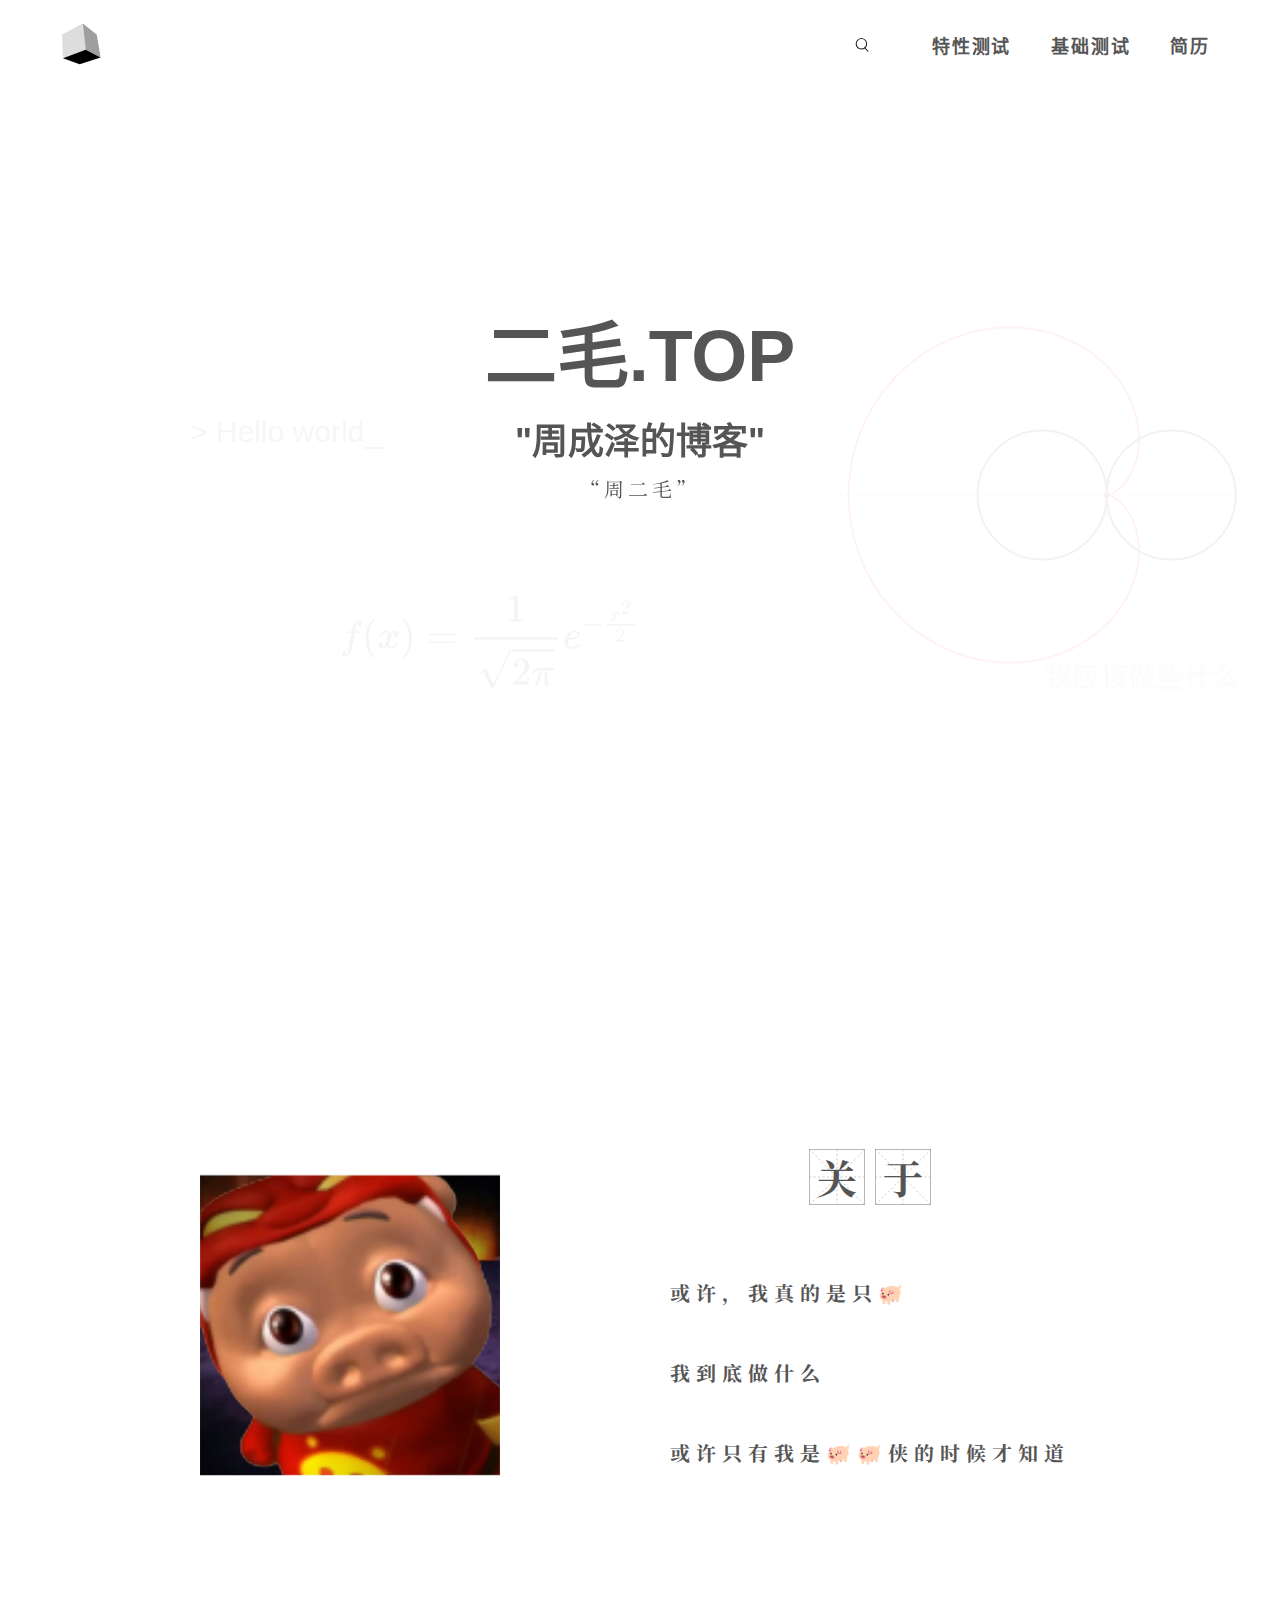
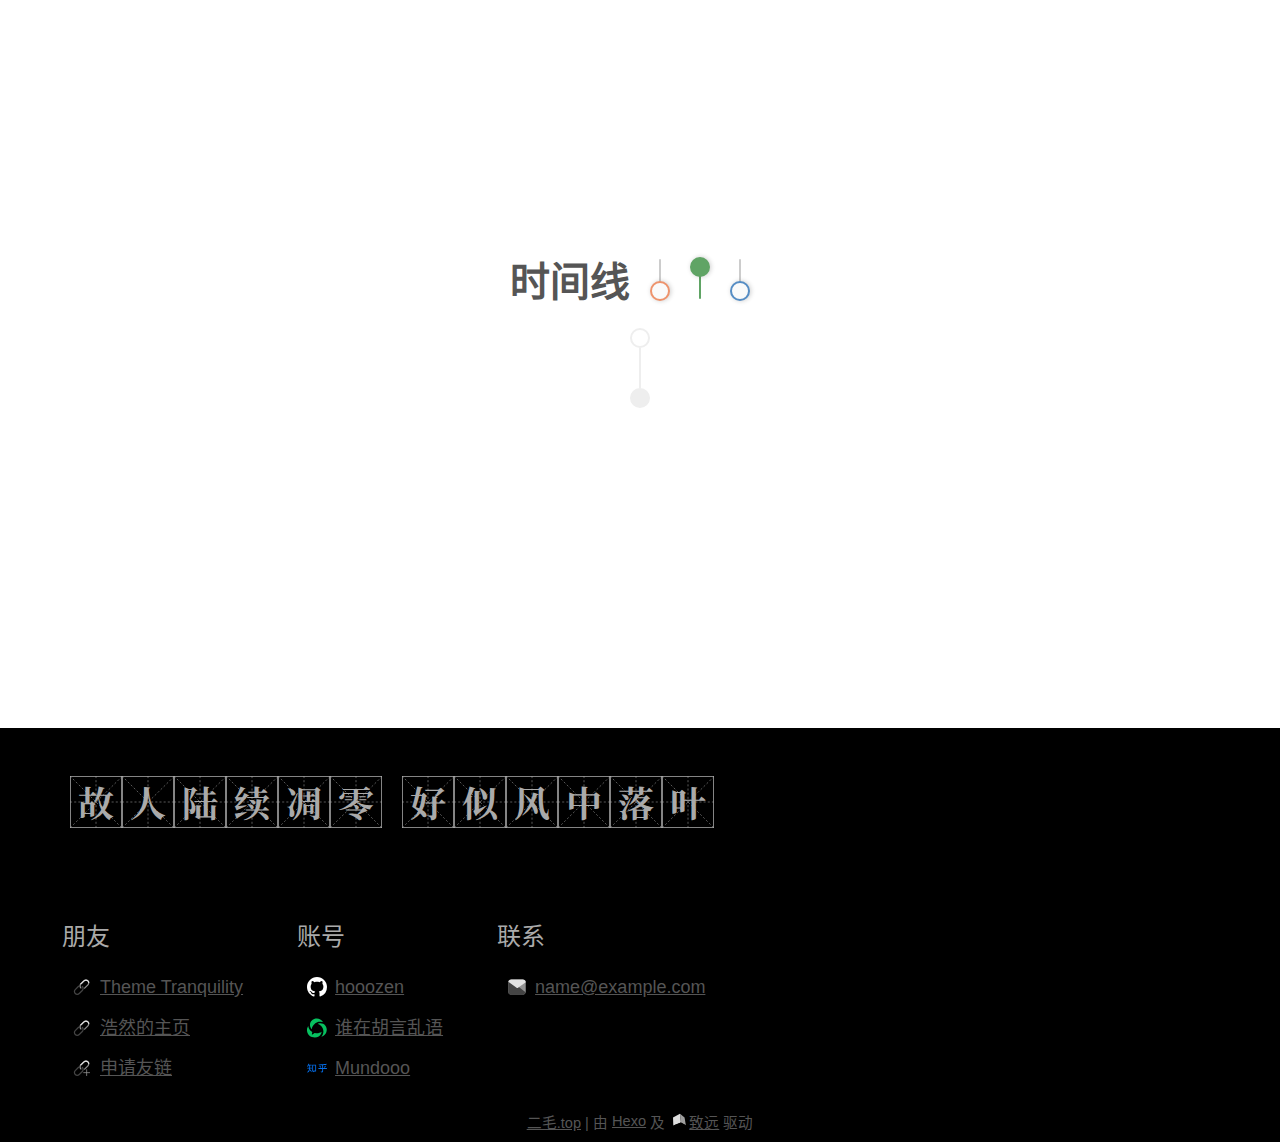
<file: index.html>
<!DOCTYPE html>
<html lang="zh-cn">
  <head>
    <meta charset="utf8" />
    <meta name="viewport" content="initial-scale=1.0, width=device-width" />
    <title>
      
        二毛.top
      
    </title>
    <meta name="description" content="" />
    <meta name="keywords" content="" />
    
      <link rel="apple-touch-icon"
            sizes="180x180"
            href="/images/apple-touch-icon.png" />
    
    
      <link rel="icon"
            type="image/png"
            sizes="32x32"
            href="/images/favicon-32x32.png" />
    
    
      <link rel="icon"
            type="image/png"
            sizes="16x16"
            href="/images/favicon-16x16.png" />
    
    
      <link rel="mask-icon"
            href="/images/logo.svg"
            color="" />
    
    
    
      
  <style>
    @font-face {
        font-family:sourceHanSerif;
        src: url(/font/normal.ttf);
        font-weight: normal;
    }
  </style>

  <style>
    @font-face {
        font-family:sourceHanSerif;
        src: url(/font/bold.ttf);
        font-weight: bold;
    }
  </style>


    
    <link rel="stylesheet"
          type="text/css"
          href='/css/layout.css' />
    
    
  
  <link rel="stylesheet"
        type="text/css"
        href='/css/index.css'/>

  <meta name="generator" content="Hexo 6.3.0"></head>
  <body>
    
      <div id="search-mask" style="display:none">
  <div class="search-main" id="search-main">
    <div class="search__head">
      <div class="search-form">
        <svg t="1706347533072"
             class="icon"
             viewBox="0 0 1024 1024"
             version="1.1"
             xmlns="http://www.w3.org/2000/svg"
             p-id="7828"
             width="20"
             height="20">
          <path d="M685.6 660.336l155.152 155.168a16 16 0 0 1 0 22.624l-11.312 11.328a16 16 0 0 1-22.624 0l-158.528-158.544a289.792 289.792 0 0 1-165.152 51.36C322.336 742.256 192 611.904 192 451.12 192 290.336 322.336 160 483.136 160c160.784 0 291.12 130.336 291.12 291.136 0 82.112-33.984 156.272-88.672 209.2z m-202.464 33.92c134.272 0 243.12-108.848 243.12-243.12C726.256 316.848 617.408 208 483.136 208 348.848 208 240 316.848 240 451.136c0 134.272 108.848 243.12 243.136 243.12z" fill="#000000" p-id="7829">
          </path>
        </svg>
        <input id="search-input" placeholder="搜索文章">
        <svg t="1706361500528"
             id="search-clear"
             class="icon"
             viewBox="0 0 1024 1024"
             version="1.1"
             xmlns="http://www.w3.org/2000/svg"
             p-id="4351"
             width="20"
             height="20">
          <path d="M512 562.688l-264.2944 264.2944-50.688-50.688L461.312 512 197.0176 247.7056l50.688-50.688L512 461.312l264.2944-264.2944 50.688 50.688L562.688 512l264.2944 264.2944-50.688 50.688L512 562.688z" fill="#00" p-id="4352">
          </path>
        </svg>
      </div>
    </div>
    <div class="search__body" id="search-result"></div>
    <div class="search__foot"></div>
  </div>
</div>

    
    
    <div class=head>
      <div class="nav">
        <a href='/' class="nav-logo">
          <img alt="logo" height="60px" width="60px" src="/images/logo.svg" />
        </a>
        <input id="navBtn" type="checkbox" />
        <div class="nav-right">
          
            <div class="search-outer">
  <div class="search" id="search-btn">
    <svg t="1706347533072"
         class="icon"
         viewBox="0 0 1024 1024"
         version="1.1"
         xmlns="http://www.w3.org/2000/svg"
         p-id="7828"
         width="20"
         height="20">
      <path d="M685.6 660.336l155.152 155.168a16 16 0 0 1 0 22.624l-11.312 11.328a16 16 0 0 1-22.624 0l-158.528-158.544a289.792 289.792 0 0 1-165.152 51.36C322.336 742.256 192 611.904 192 451.12 192 290.336 322.336 160 483.136 160c160.784 0 291.12 130.336 291.12 291.136 0 82.112-33.984 156.272-88.672 209.2z m-202.464 33.92c134.272 0 243.12-108.848 243.12-243.12C726.256 316.848 617.408 208 483.136 208 348.848 208 240 316.848 240 451.136c0 134.272 108.848 243.12 243.136 243.12z" fill="#000000" p-id="7829">
      </path>
    </svg>
    <span>搜索</span>
    <span class="search-shortcut-key">Ctrl K</span>
  </div>
</div>

          
          <div class="nav-menu">
            
              
                <a class="nav-menu-item" href="/feat">特性测试</a>
              
                <a class="nav-menu-item" href="/base">基础测试</a>
              
            
            <a class="nav-menu-item" href='/cv/'>简历</a>
          </div>
        </div>
        <label class="nav-btn" for="navBtn"></label>
      </div>
    </div>
    <div class="body">
      
  <div class="wall wall-index">
    <div class="wall-main" id="wall-main">
      <div class="wall-title">二毛.TOP</div>
      <div class="wall-subtitle">"周成泽的博客"</div>
      <div class="wall-description">“周二毛”</div>
    </div>
    <div class="wall-bg">
      <div class="wall-bg-index">
        <div class="hello-world">
          <div>> Hello world</div>
          <div class="cursor"></div>
        </div>
        <div class="normal-eqt">
          <img alt="normal" width="300px" height="" src="/images/normal.svg"/>
        </div>
        <canvas width="400" height="400" id="heart-curve"></canvas>
        <div class="motto">我应该做些什么</div>
        <div class="poem">
          
            我常常在想
            <br/>
          
            或许
            <br/>
          
        </div>
      </div>
    </div>
  </div>
  <div class="about">
    <div class="about-photo"
         style="background-image: url(/images/about_pig_man.png)"></div>
    <div class="about-text">
      <div class="about-title">
        
          <div class="matts">关</div>
        
          <div class="matts">于</div>
        
      </div>
      <div class="about-detail">
        <div class="about-text-p">
          
            
              或许，我真的是只🐖
              <br/>
            
          
            
              <br/>
            
          
            
              我到底做什么
              <br/>
            
          
            
              <br/>
            
          
            
              或许只有我是🐖🐖侠的时候才知道
              <br/>
            
          
        </div>
      </div>
    </div>
  </div>
  
    <div class="timeline">
      <div class="timeline-head">
        <div class="title">时间线</div>
        <div class="radio-wrapper">
          
            <div class="radio">
              <input id="radio-article"
                     type="checkbox"
                     />
              <label class="radio-skin--article" for="radio-article"></label>
            </div>
          
            <div class="radio">
              <input id="radio-app"
                     type="checkbox"
                     checked/>
              <label class="radio-skin--app" for="radio-app"></label>
            </div>
          
            <div class="radio">
              <input id="radio-event"
                     type="checkbox"
                     />
              <label class="radio-skin--event" for="radio-event"></label>
            </div>
          
        </div>
      </div>
      <div class="timeline-body">
        <div class="timeline-item-first">
          <div class="line-anchor line-anchor--now"></div>
        </div>
        <div class="timeline-list" id="timeline-list"></div>
        <div class="timeline-item-last">
          <div class="line-anchor line-anchor--end"></div>
        </div>
      </div>
    </div>
  

    </div>
    <div class="foot">
  <div class="foot-inner">
    <div class="foot__head">
      
        <div class="foot-line">
          <div class="matts">故</div><div class="matts">人</div><div class="matts">陆</div><div class="matts">续</div><div class="matts">凋</div><div class="matts">零</div>
        </div>
      
        <div class="foot-line">
          <div class="matts">好</div><div class="matts">似</div><div class="matts">风</div><div class="matts">中</div><div class="matts">落</div><div class="matts">叶</div>
        </div>
      
    </div>
    <div class="foot__body">
      
        <div class="foot-item">
          <div class="foot-item__head">朋友</div>
          <div class="foot-item__body">
            
            


  
  
    <div class="foot-link-group">
      
        
        
          <div class="text">
            <img alt="link"
                 height="20px"
                 width="20px"
                 src="/images/icon/icon-link.svg" />
            <a class="foot-link" target="_blank" rel="noopener" href="https://github.com/hooozen/hexo-theme-tranquility">Theme Tranquility</a>
          </div>
        
      
        
        
          <div class="text">
            <img alt="link"
                 height="20px"
                 width="20px"
                 src="/images/icon/icon-link.svg" />
            <a class="foot-link" target="_blank" rel="noopener" href="https://hozen.site">浩然的主页</a>
          </div>
        
      
        
        
          <div class="text">
            <img alt="link"
                 height="20px"
                 width="20px"
                 src="/images/icon/icon-link+.svg" />
            <a class="foot-link" href="mailto:2535780449@qq.com?subject=申请http://example.com的友链">申请友链</a>
          </div>
        
      
        
        
      
    </div>
  


          </div>
        </div>
      
      
        <div class="foot-item">
          <div class="foot-item__head">账号</div>
          <div class="foot-item__body">
            


  
  
    <div class="foot-link-group">
      
        
        
          <div class="text">
            <img alt="link"
                 height="20px"
                 width="20px"
                 src="/images/logo-github.svg" />
            <a class="foot-link" target="_blank" rel="noopener" href="https://github.com/hooozen">hooozen</a>
          </div>
        
      
        
        
          <div class="text">
            <img alt="link"
                 height="20px"
                 width="20px"
                 src="/images/logo-wx.svg" />
            <a class="foot-link" target="_blank" rel="noopener" href="https://mp.weixin.qq.com/s?__biz=MzI3NzQ4NDkzNg==&mid=2247484469&idx=1&sn=8a442bb67397f52cce5c38c3f9b41e36&chksm=eb64c0d2dc1349c40d2e1bb55615ae28b3f2951be22f00717b9ade98c851082e42dc666ab45d#rd">谁在胡言乱语</a>
          </div>
        
      
        
        
          <div class="text">
            <img alt="link"
                 height="20px"
                 width="20px"
                 src="/images/logo-zh.svg" />
            <a class="foot-link" target="_blank" rel="noopener" href="https://www.zhihu.com/people/hozen">Mundooo</a>
          </div>
        
      
        
        
      
    </div>
  


          </div>
        </div>
      
      <div class="foot-item">
        <div class="foot-item__head">联系</div>
        <div class="foot-item__body">
          


  
  
    <div class="foot-link-group">
      
        
        
          <div class="text">
            <img alt="link"
                 height="20px"
                 width="20px"
                 src="/images/icon/icon-email.svg" />
            <a class="foot-link" href="mailto:name@example.com">name@example.com</a>
          </div>
        
      
        
        
      
        
        
      
        
        
      
    </div>
  


        </div>
      </div>
    </div>
    <div class="copyright">
      <a href="http://example.com">二毛.top</a> &nbsp;|&nbsp;由&nbsp;<a target="_blank" rel="noopener" href="https://hexo.io/">Hexo</a>&nbsp;及&nbsp;
      <svg width="20" height="20" viewBox="0 0 725 725">
        <path fill-rule="evenodd" fill="rgb(221, 221, 221)" d="M145.870,236.632 L396.955,103.578 L431.292,419.44 L156.600,522.53 L145.870,236.632 Z" />
        <path fill-rule="evenodd" fill="rgb(159, 159, 159)" d="M396.955,103.578 L564.345,234.486 L611.558,513.469 L431.292,419.44 L396.955,103.578 Z" />
        <path fill-rule="evenodd" fill="rgb(0, 0, 0)" d="M431.292,419.44 L611.558,513.469 L358.327,595.18 L156.600,522.53 L431.292,419.44 Z" />
      </svg>
      <a target="_blank" rel="noopener" href="https://github.com/hooozen/hexo-theme-tranquility">致远</a>&nbsp;驱动
    </div>
  </div>
</div>

    
    
      <script src="/js/search.js"></script>
      <script>searchInitialize("/search.json")</script>
    
    <script src="/js/copy-code.js"></script>
    
  <script type="text/javascript">
  function HeartCurve(w, h) {
    this.w = w;
    this.h = h;
    this.a = undefined;
    this.ctx = undefined;
    this.deg = 0;
    this.speed = 0.4;
    this.isPause = false;
    this.init();
  }
  HeartCurve.prototype.init = function () {
    const {
      w,
      h
    } = this;
    const canvas = document.querySelector('#heart-curve');
    if (!canvas) throw Error('no canvas element!');

    this.ctx = canvas.getContext('2d');
    this.ctx.translate(2 * w / 3, h / 2);
    this.ctx.lineJoin = 'round';
    this.a = w / 6.2;
    this.id = null;
    return this;
  };
  HeartCurve.prototype._drawAxis = function () {
    const {
      ctx,
      w,
      h
    } = this;
    ctx.lineWidth = 1;
    ctx.strokeStyle = "#999";
    ctx.beginPath();
    ctx.moveTo(-w * 2 / 3, 0);
    ctx.lineTo(w / 3, 0);
    ctx.stroke();
    ctx.beginPath();
    ctx.moveTo(0, -h * 0.48);
    ctx.lineTo(0, h * 0.48);
    ctx.stroke();
  };
  HeartCurve.prototype._drawCure = function () {
    const {
      ctx,
      a
    } = this;
    ctx.beginPath();
    let x, y, deg = 0;
    ctx.moveTo(0, 0);
    ctx.strokeStyle = "#ff0000";
    while (deg <= 360) {
      const theta = deg / 180 * Math.PI;
      r = 2 * a * (1 - Math.cos(theta));
      x = r * Math.cos(theta);
      y = r * Math.sin(theta);
      ctx.lineTo(x, y);
      deg++;
    }
    ctx.stroke();
  };
  HeartCurve.prototype.spin = function () {
    let {
      a,
      w,
      h,
      deg,
      ctx
    } = this;
    if (deg >= 360) deg = 0;

    ctx.clearRect(-w / 3 * 2, -h / 2, w, h);
    const theta = deg / 180 * Math.PI;
    this._drawAxis();
    ctx.lineWidth = 2;
    this._drawCure();
    ctx.strokeStyle = "#000";
    ctx.beginPath();
    ctx.arc(-a, 0, a, 0, 2 * Math.PI);
    ctx.stroke();
    ctx.beginPath();
    ctx.arc(2 * a * Math.cos(theta) - a, 2 * a * Math.sin(theta), a, 0, 2 * Math.PI);
    ctx.stroke();
    ctx.beginPath();
    let r = 2 * a * (1 - Math.cos(theta));
    let x = r * Math.cos(theta);
    let y = r * Math.sin(theta);
    ctx.arc(x, y, 3, 0, 2 * Math.PI);
    ctx.fill();
    if (this.isPause) return;

    this.deg = deg + this.speed;
    this.id = window.requestAnimationFrame(this.spin.bind(this));
  };
  HeartCurve.prototype.pause = function () {
    this.isPause = true;
    if (window.cancelAnimationFrame) {
      window.cancelAnimationFrame(this.id);
    }
  };
  HeartCurve.prototype.resume = function () {
    this.isPause = false;
    this.spin();
  };

  (function () {
    const heartCurve = new HeartCurve(400, 400);
    heartCurve.spin();
    mobileAdjust(window.matchMedia("(hover:none"));
    window.matchMedia("(hover:none)").addListener(mobileAdjust);

    function mobileAdjust(media) {
      const wallEl = document.querySelector('#wall-main')
      if (!media.matches) {
        heartCurve.pause();
        wallEl.addEventListener('mouseenter', () => {
          console.log('resume');
          heartCurve.resume();
        });
        wallEl.addEventListener('mouseleave', () => {
          console.log('pause');
          heartCurve.pause();
        });
      }
    }
  })();
</script>
  
  
  <script type="text/javascript">
    const timelineData = {"types":["article","app","event"],"posts":[]}
    const {types, posts} = timelineData
    listEl = document.querySelector("#timeline-list");

    elRefs = getElRefs(types)
    bindListener(types, elRefs)

    setTimeout(init.bind(this, types, elRefs))

    function getElRefs(types) {
      return types.map(type => document.querySelector(`#radio-${type}`))
    }

    function bindListener(names, els) {
      names.map((name, i) => els[i].addEventListener('change', e => updateList(name, e.target.checked)))
    }

    function updateList(type, value) {
      listDom
        .filter(line => line.type === type)
        .forEach(line => {
          line.el.className = line
            .el
            .className
            .replace(
              /(--hidden)?$/, value
              ? ""
              : "--hidden");
        });
    }

    const listDom = posts.map(t => getLine(t));
    listEl.append(...listDom.map(i => i.el));

    function getLine(data) {
      const item = document.createElement("DIV");
      item.className = `timeline-item-${data.type} timeline-item--hidden`;
      item.innerHTML = `
                          <div class="line-date">
                          <div class="line-date-tag">${data.date}</div></div>
                          <div class="line-anchor"></div>
                          <div class="line-title">
                              <img class="text-icon" src="${data.icon}" /><a class="timeline-post" href="${data.path}">${data.title}</a>
                          </div>
                          `;
      return {el: item, type: data.type};
    };

    function init(names, els) {
      names.map((name, i) => updateList(name, els[i].checked))
    }
  </script>

  

  </body>
</html>
</file>
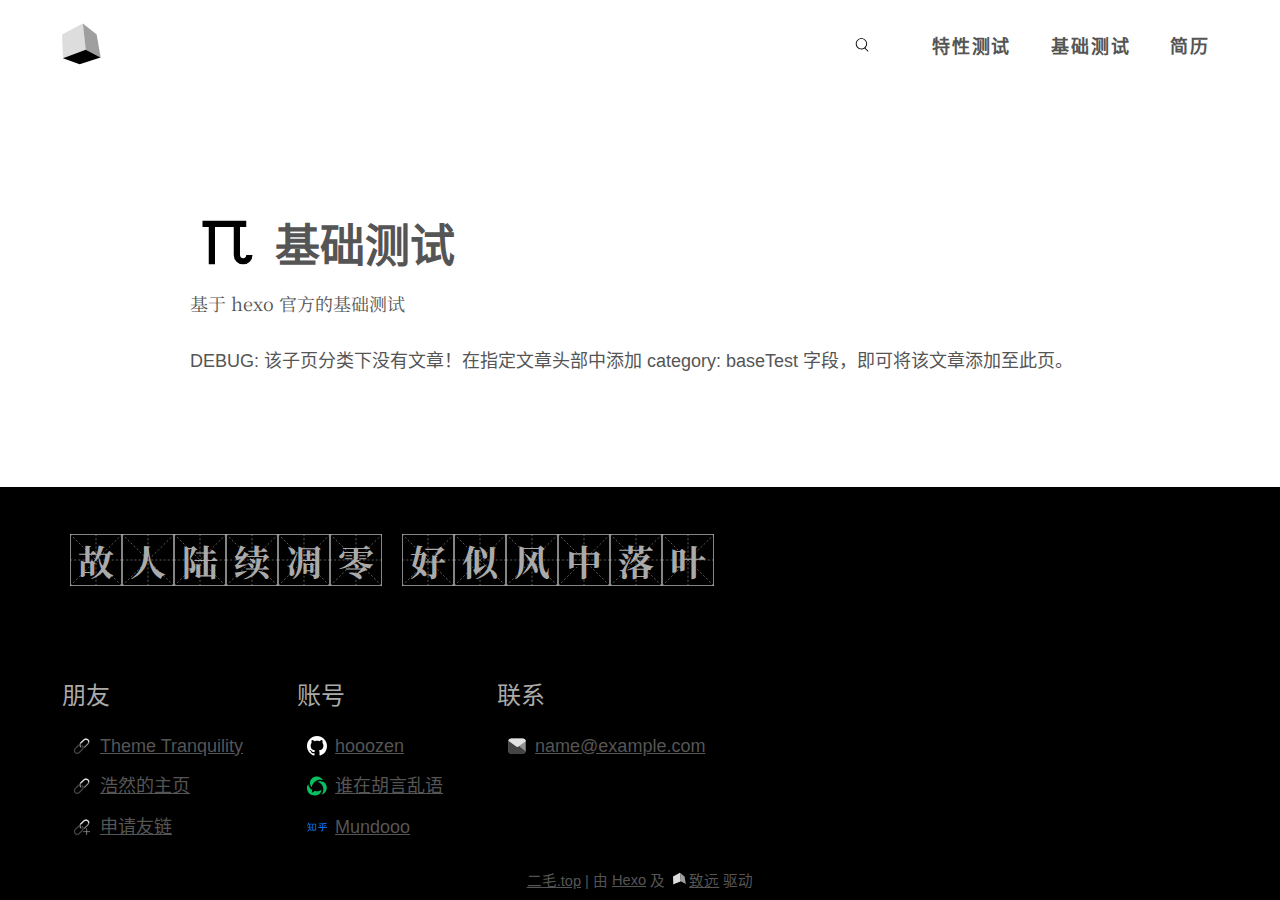
<file: base/index.html>
<!DOCTYPE html>
<html lang="zh-cn">
  <head>
    <meta charset="utf8" />
    <meta name="viewport" content="initial-scale=1.0, width=device-width" />
    <title>
      
        基础测试 | 二毛.top
      
    </title>
    <meta name="description" content="" />
    <meta name="keywords" content="" />
    
      <link rel="apple-touch-icon"
            sizes="180x180"
            href="/images/apple-touch-icon.png" />
    
    
      <link rel="icon"
            type="image/png"
            sizes="32x32"
            href="/images/favicon-32x32.png" />
    
    
      <link rel="icon"
            type="image/png"
            sizes="16x16"
            href="/images/favicon-16x16.png" />
    
    
      <link rel="mask-icon"
            href="/images/logo.svg"
            color="" />
    
    
    
      
  <style>
    @font-face {
        font-family:sourceHanSerif;
        src: url(/font/normal.ttf);
        font-weight: normal;
    }
  </style>

  <style>
    @font-face {
        font-family:sourceHanSerif;
        src: url(/font/bold.ttf);
        font-weight: bold;
    }
  </style>


    
    <link rel="stylesheet"
          type="text/css"
          href='/css/layout.css' />
    
    
  <link rel="stylesheet" type="text/css" href="/css/category.css" />

  <meta name="generator" content="Hexo 6.3.0"></head>
  <body>
    
      <div id="search-mask" style="display:none">
  <div class="search-main" id="search-main">
    <div class="search__head">
      <div class="search-form">
        <svg t="1706347533072"
             class="icon"
             viewBox="0 0 1024 1024"
             version="1.1"
             xmlns="http://www.w3.org/2000/svg"
             p-id="7828"
             width="20"
             height="20">
          <path d="M685.6 660.336l155.152 155.168a16 16 0 0 1 0 22.624l-11.312 11.328a16 16 0 0 1-22.624 0l-158.528-158.544a289.792 289.792 0 0 1-165.152 51.36C322.336 742.256 192 611.904 192 451.12 192 290.336 322.336 160 483.136 160c160.784 0 291.12 130.336 291.12 291.136 0 82.112-33.984 156.272-88.672 209.2z m-202.464 33.92c134.272 0 243.12-108.848 243.12-243.12C726.256 316.848 617.408 208 483.136 208 348.848 208 240 316.848 240 451.136c0 134.272 108.848 243.12 243.136 243.12z" fill="#000000" p-id="7829">
          </path>
        </svg>
        <input id="search-input" placeholder="搜索文章">
        <svg t="1706361500528"
             id="search-clear"
             class="icon"
             viewBox="0 0 1024 1024"
             version="1.1"
             xmlns="http://www.w3.org/2000/svg"
             p-id="4351"
             width="20"
             height="20">
          <path d="M512 562.688l-264.2944 264.2944-50.688-50.688L461.312 512 197.0176 247.7056l50.688-50.688L512 461.312l264.2944-264.2944 50.688 50.688L562.688 512l264.2944 264.2944-50.688 50.688L512 562.688z" fill="#00" p-id="4352">
          </path>
        </svg>
      </div>
    </div>
    <div class="search__body" id="search-result"></div>
    <div class="search__foot"></div>
  </div>
</div>

    
    
    <div class=head>
      <div class="nav">
        <a href='/' class="nav-logo">
          <img alt="logo" height="60px" width="60px" src="/images/logo.svg" />
        </a>
        <input id="navBtn" type="checkbox" />
        <div class="nav-right">
          
            <div class="search-outer">
  <div class="search" id="search-btn">
    <svg t="1706347533072"
         class="icon"
         viewBox="0 0 1024 1024"
         version="1.1"
         xmlns="http://www.w3.org/2000/svg"
         p-id="7828"
         width="20"
         height="20">
      <path d="M685.6 660.336l155.152 155.168a16 16 0 0 1 0 22.624l-11.312 11.328a16 16 0 0 1-22.624 0l-158.528-158.544a289.792 289.792 0 0 1-165.152 51.36C322.336 742.256 192 611.904 192 451.12 192 290.336 322.336 160 483.136 160c160.784 0 291.12 130.336 291.12 291.136 0 82.112-33.984 156.272-88.672 209.2z m-202.464 33.92c134.272 0 243.12-108.848 243.12-243.12C726.256 316.848 617.408 208 483.136 208 348.848 208 240 316.848 240 451.136c0 134.272 108.848 243.12 243.136 243.12z" fill="#000000" p-id="7829">
      </path>
    </svg>
    <span>搜索</span>
    <span class="search-shortcut-key">Ctrl K</span>
  </div>
</div>

          
          <div class="nav-menu">
            
              
                <a class="nav-menu-item" href="/feat">特性测试</a>
              
                <a class="nav-menu-item" href="/base">基础测试</a>
              
            
            <a class="nav-menu-item" href='/cv/'>简历</a>
          </div>
        </div>
        <label class="nav-btn" for="navBtn"></label>
      </div>
    </div>
    <div class="body">
      
  <div class="wall wall-category--plain">
    <div class="wall-main">
      <div class="wall-category-title">
        <div class="title-icon"
             style="background-image: url(/images/icon/icon-pi.svg)"></div>
        基础测试
      </div>
      <div class="wall-category-description">基于 hexo 官方的基础测试</div>
      <div class="wall-category-tags">
        <div id="tags-outer"></div>
      </div>
    </div>
  </div>
  <div class="post-list">
    
      DEBUG: 该子页分类下没有文章！在指定文章头部中添加 category: baseTest 字段，即可将该文章添加至此页。
    
    
  </div>

    </div>
    <div class="foot">
  <div class="foot-inner">
    <div class="foot__head">
      
        <div class="foot-line">
          <div class="matts">故</div><div class="matts">人</div><div class="matts">陆</div><div class="matts">续</div><div class="matts">凋</div><div class="matts">零</div>
        </div>
      
        <div class="foot-line">
          <div class="matts">好</div><div class="matts">似</div><div class="matts">风</div><div class="matts">中</div><div class="matts">落</div><div class="matts">叶</div>
        </div>
      
    </div>
    <div class="foot__body">
      
        <div class="foot-item">
          <div class="foot-item__head">朋友</div>
          <div class="foot-item__body">
            
            


  
  
    <div class="foot-link-group">
      
        
        
          <div class="text">
            <img alt="link"
                 height="20px"
                 width="20px"
                 src="/images/icon/icon-link.svg" />
            <a class="foot-link" target="_blank" rel="noopener" href="https://github.com/hooozen/hexo-theme-tranquility">Theme Tranquility</a>
          </div>
        
      
        
        
          <div class="text">
            <img alt="link"
                 height="20px"
                 width="20px"
                 src="/images/icon/icon-link.svg" />
            <a class="foot-link" target="_blank" rel="noopener" href="https://hozen.site">浩然的主页</a>
          </div>
        
      
        
        
          <div class="text">
            <img alt="link"
                 height="20px"
                 width="20px"
                 src="/images/icon/icon-link+.svg" />
            <a class="foot-link" href="mailto:2535780449@qq.com?subject=申请http://example.com的友链">申请友链</a>
          </div>
        
      
        
        
      
    </div>
  


          </div>
        </div>
      
      
        <div class="foot-item">
          <div class="foot-item__head">账号</div>
          <div class="foot-item__body">
            


  
  
    <div class="foot-link-group">
      
        
        
          <div class="text">
            <img alt="link"
                 height="20px"
                 width="20px"
                 src="/images/logo-github.svg" />
            <a class="foot-link" target="_blank" rel="noopener" href="https://github.com/hooozen">hooozen</a>
          </div>
        
      
        
        
          <div class="text">
            <img alt="link"
                 height="20px"
                 width="20px"
                 src="/images/logo-wx.svg" />
            <a class="foot-link" target="_blank" rel="noopener" href="https://mp.weixin.qq.com/s?__biz=MzI3NzQ4NDkzNg==&mid=2247484469&idx=1&sn=8a442bb67397f52cce5c38c3f9b41e36&chksm=eb64c0d2dc1349c40d2e1bb55615ae28b3f2951be22f00717b9ade98c851082e42dc666ab45d#rd">谁在胡言乱语</a>
          </div>
        
      
        
        
          <div class="text">
            <img alt="link"
                 height="20px"
                 width="20px"
                 src="/images/logo-zh.svg" />
            <a class="foot-link" target="_blank" rel="noopener" href="https://www.zhihu.com/people/hozen">Mundooo</a>
          </div>
        
      
        
        
      
    </div>
  


          </div>
        </div>
      
      <div class="foot-item">
        <div class="foot-item__head">联系</div>
        <div class="foot-item__body">
          


  
  
    <div class="foot-link-group">
      
        
        
          <div class="text">
            <img alt="link"
                 height="20px"
                 width="20px"
                 src="/images/icon/icon-email.svg" />
            <a class="foot-link" href="mailto:name@example.com">name@example.com</a>
          </div>
        
      
        
        
      
        
        
      
        
        
      
    </div>
  


        </div>
      </div>
    </div>
    <div class="copyright">
      <a href="http://example.com">二毛.top</a> &nbsp;|&nbsp;由&nbsp;<a target="_blank" rel="noopener" href="https://hexo.io/">Hexo</a>&nbsp;及&nbsp;
      <svg width="20" height="20" viewBox="0 0 725 725">
        <path fill-rule="evenodd" fill="rgb(221, 221, 221)" d="M145.870,236.632 L396.955,103.578 L431.292,419.44 L156.600,522.53 L145.870,236.632 Z" />
        <path fill-rule="evenodd" fill="rgb(159, 159, 159)" d="M396.955,103.578 L564.345,234.486 L611.558,513.469 L431.292,419.44 L396.955,103.578 Z" />
        <path fill-rule="evenodd" fill="rgb(0, 0, 0)" d="M431.292,419.44 L611.558,513.469 L358.327,595.18 L156.600,522.53 L431.292,419.44 Z" />
      </svg>
      <a target="_blank" rel="noopener" href="https://github.com/hooozen/hexo-theme-tranquility">致远</a>&nbsp;驱动
    </div>
  </div>
</div>

    
    
      <script src="/js/search.js"></script>
      <script>searchInitialize("/search.json")</script>
    
    <script src="/js/copy-code.js"></script>
    
  

  </body>
</html>
</file>
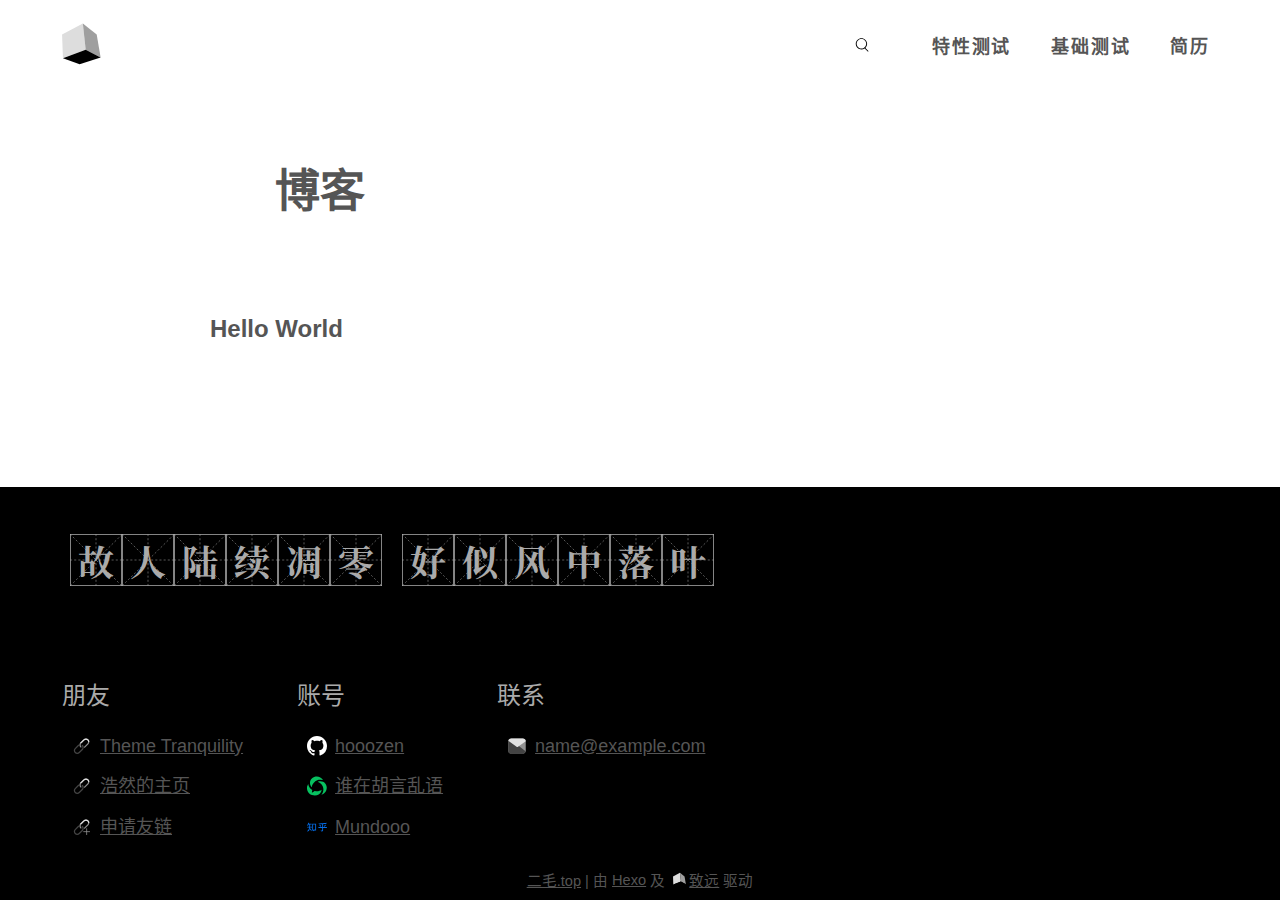
<file: blog/index.html>
<!DOCTYPE html>
<html lang="zh-cn">
  <head>
    <meta charset="utf8" />
    <meta name="viewport" content="initial-scale=1.0, width=device-width" />
    <title>
      
         | 二毛.top
      
    </title>
    <meta name="description" content="" />
    <meta name="keywords" content="" />
    
      <link rel="apple-touch-icon"
            sizes="180x180"
            href="/images/apple-touch-icon.png" />
    
    
      <link rel="icon"
            type="image/png"
            sizes="32x32"
            href="/images/favicon-32x32.png" />
    
    
      <link rel="icon"
            type="image/png"
            sizes="16x16"
            href="/images/favicon-16x16.png" />
    
    
      <link rel="mask-icon"
            href="/images/logo.svg"
            color="" />
    
    
    
      
  <style>
    @font-face {
        font-family:sourceHanSerif;
        src: url(/font/normal.ttf);
        font-weight: normal;
    }
  </style>

  <style>
    @font-face {
        font-family:sourceHanSerif;
        src: url(/font/bold.ttf);
        font-weight: bold;
    }
  </style>


    
    <link rel="stylesheet"
          type="text/css"
          href='/css/layout.css' />
    
    
  <link rel="stylesheet" type="text/css" href="/css/category.css" />

  <meta name="generator" content="Hexo 6.3.0"></head>
  <body>
    
      <div id="search-mask" style="display:none">
  <div class="search-main" id="search-main">
    <div class="search__head">
      <div class="search-form">
        <svg t="1706347533072"
             class="icon"
             viewBox="0 0 1024 1024"
             version="1.1"
             xmlns="http://www.w3.org/2000/svg"
             p-id="7828"
             width="20"
             height="20">
          <path d="M685.6 660.336l155.152 155.168a16 16 0 0 1 0 22.624l-11.312 11.328a16 16 0 0 1-22.624 0l-158.528-158.544a289.792 289.792 0 0 1-165.152 51.36C322.336 742.256 192 611.904 192 451.12 192 290.336 322.336 160 483.136 160c160.784 0 291.12 130.336 291.12 291.136 0 82.112-33.984 156.272-88.672 209.2z m-202.464 33.92c134.272 0 243.12-108.848 243.12-243.12C726.256 316.848 617.408 208 483.136 208 348.848 208 240 316.848 240 451.136c0 134.272 108.848 243.12 243.136 243.12z" fill="#000000" p-id="7829">
          </path>
        </svg>
        <input id="search-input" placeholder="搜索文章">
        <svg t="1706361500528"
             id="search-clear"
             class="icon"
             viewBox="0 0 1024 1024"
             version="1.1"
             xmlns="http://www.w3.org/2000/svg"
             p-id="4351"
             width="20"
             height="20">
          <path d="M512 562.688l-264.2944 264.2944-50.688-50.688L461.312 512 197.0176 247.7056l50.688-50.688L512 461.312l264.2944-264.2944 50.688 50.688L562.688 512l264.2944 264.2944-50.688 50.688L512 562.688z" fill="#00" p-id="4352">
          </path>
        </svg>
      </div>
    </div>
    <div class="search__body" id="search-result"></div>
    <div class="search__foot"></div>
  </div>
</div>

    
    
    <div class=head>
      <div class="nav">
        <a href='/' class="nav-logo">
          <img alt="logo" height="60px" width="60px" src="/images/logo.svg" />
        </a>
        <input id="navBtn" type="checkbox" />
        <div class="nav-right">
          
            <div class="search-outer">
  <div class="search" id="search-btn">
    <svg t="1706347533072"
         class="icon"
         viewBox="0 0 1024 1024"
         version="1.1"
         xmlns="http://www.w3.org/2000/svg"
         p-id="7828"
         width="20"
         height="20">
      <path d="M685.6 660.336l155.152 155.168a16 16 0 0 1 0 22.624l-11.312 11.328a16 16 0 0 1-22.624 0l-158.528-158.544a289.792 289.792 0 0 1-165.152 51.36C322.336 742.256 192 611.904 192 451.12 192 290.336 322.336 160 483.136 160c160.784 0 291.12 130.336 291.12 291.136 0 82.112-33.984 156.272-88.672 209.2z m-202.464 33.92c134.272 0 243.12-108.848 243.12-243.12C726.256 316.848 617.408 208 483.136 208 348.848 208 240 316.848 240 451.136c0 134.272 108.848 243.12 243.136 243.12z" fill="#000000" p-id="7829">
      </path>
    </svg>
    <span>搜索</span>
    <span class="search-shortcut-key">Ctrl K</span>
  </div>
</div>

          
          <div class="nav-menu">
            
              
                <a class="nav-menu-item" href="/feat">特性测试</a>
              
                <a class="nav-menu-item" href="/base">基础测试</a>
              
            
            <a class="nav-menu-item" href='/cv/'>简历</a>
          </div>
        </div>
        <label class="nav-btn" for="navBtn"></label>
      </div>
    </div>
    <div class="body">
      
  <div class="wall wall-category--plain">
    <div class="wall-main">
      <div class="wall-category-title">
        <div class="title-icon"
             style="background-image: url(/blog)"></div>
        博客
      </div>
      <div class="wall-category-description"></div>
      <div class="wall-category-tags">
        <div id="tags-outer"></div>
      </div>
    </div>
  </div>
  <div class="post-list">
    
      
  
  <div class="post-card">
    <div class="post__head">
      <a href="/2025/06/08/hello-world/" class="post-title hover-line">Hello World</a>
      
    </div>
    <div class="post__body">
      
      <div class="post-excerpt"></div>
    </div>
    <div class="post__foot">
      <div class="post-tags">
  

</div>
    </div>
  </div>


    
    
  </div>

    </div>
    <div class="foot">
  <div class="foot-inner">
    <div class="foot__head">
      
        <div class="foot-line">
          <div class="matts">故</div><div class="matts">人</div><div class="matts">陆</div><div class="matts">续</div><div class="matts">凋</div><div class="matts">零</div>
        </div>
      
        <div class="foot-line">
          <div class="matts">好</div><div class="matts">似</div><div class="matts">风</div><div class="matts">中</div><div class="matts">落</div><div class="matts">叶</div>
        </div>
      
    </div>
    <div class="foot__body">
      
        <div class="foot-item">
          <div class="foot-item__head">朋友</div>
          <div class="foot-item__body">
            
            


  
  
    <div class="foot-link-group">
      
        
        
          <div class="text">
            <img alt="link"
                 height="20px"
                 width="20px"
                 src="/images/icon/icon-link.svg" />
            <a class="foot-link" target="_blank" rel="noopener" href="https://github.com/hooozen/hexo-theme-tranquility">Theme Tranquility</a>
          </div>
        
      
        
        
          <div class="text">
            <img alt="link"
                 height="20px"
                 width="20px"
                 src="/images/icon/icon-link.svg" />
            <a class="foot-link" target="_blank" rel="noopener" href="https://hozen.site">浩然的主页</a>
          </div>
        
      
        
        
          <div class="text">
            <img alt="link"
                 height="20px"
                 width="20px"
                 src="/images/icon/icon-link+.svg" />
            <a class="foot-link" href="mailto:2535780449@qq.com?subject=申请http://example.com的友链">申请友链</a>
          </div>
        
      
        
        
      
    </div>
  


          </div>
        </div>
      
      
        <div class="foot-item">
          <div class="foot-item__head">账号</div>
          <div class="foot-item__body">
            


  
  
    <div class="foot-link-group">
      
        
        
          <div class="text">
            <img alt="link"
                 height="20px"
                 width="20px"
                 src="/images/logo-github.svg" />
            <a class="foot-link" target="_blank" rel="noopener" href="https://github.com/hooozen">hooozen</a>
          </div>
        
      
        
        
          <div class="text">
            <img alt="link"
                 height="20px"
                 width="20px"
                 src="/images/logo-wx.svg" />
            <a class="foot-link" target="_blank" rel="noopener" href="https://mp.weixin.qq.com/s?__biz=MzI3NzQ4NDkzNg==&mid=2247484469&idx=1&sn=8a442bb67397f52cce5c38c3f9b41e36&chksm=eb64c0d2dc1349c40d2e1bb55615ae28b3f2951be22f00717b9ade98c851082e42dc666ab45d#rd">谁在胡言乱语</a>
          </div>
        
      
        
        
          <div class="text">
            <img alt="link"
                 height="20px"
                 width="20px"
                 src="/images/logo-zh.svg" />
            <a class="foot-link" target="_blank" rel="noopener" href="https://www.zhihu.com/people/hozen">Mundooo</a>
          </div>
        
      
        
        
      
    </div>
  


          </div>
        </div>
      
      <div class="foot-item">
        <div class="foot-item__head">联系</div>
        <div class="foot-item__body">
          


  
  
    <div class="foot-link-group">
      
        
        
          <div class="text">
            <img alt="link"
                 height="20px"
                 width="20px"
                 src="/images/icon/icon-email.svg" />
            <a class="foot-link" href="mailto:name@example.com">name@example.com</a>
          </div>
        
      
        
        
      
        
        
      
        
        
      
    </div>
  


        </div>
      </div>
    </div>
    <div class="copyright">
      <a href="http://example.com">二毛.top</a> &nbsp;|&nbsp;由&nbsp;<a target="_blank" rel="noopener" href="https://hexo.io/">Hexo</a>&nbsp;及&nbsp;
      <svg width="20" height="20" viewBox="0 0 725 725">
        <path fill-rule="evenodd" fill="rgb(221, 221, 221)" d="M145.870,236.632 L396.955,103.578 L431.292,419.44 L156.600,522.53 L145.870,236.632 Z" />
        <path fill-rule="evenodd" fill="rgb(159, 159, 159)" d="M396.955,103.578 L564.345,234.486 L611.558,513.469 L431.292,419.44 L396.955,103.578 Z" />
        <path fill-rule="evenodd" fill="rgb(0, 0, 0)" d="M431.292,419.44 L611.558,513.469 L358.327,595.18 L156.600,522.53 L431.292,419.44 Z" />
      </svg>
      <a target="_blank" rel="noopener" href="https://github.com/hooozen/hexo-theme-tranquility">致远</a>&nbsp;驱动
    </div>
  </div>
</div>

    
    
      <script src="/js/search.js"></script>
      <script>searchInitialize("/search.json")</script>
    
    <script src="/js/copy-code.js"></script>
    
  

  </body>
</html>
</file>
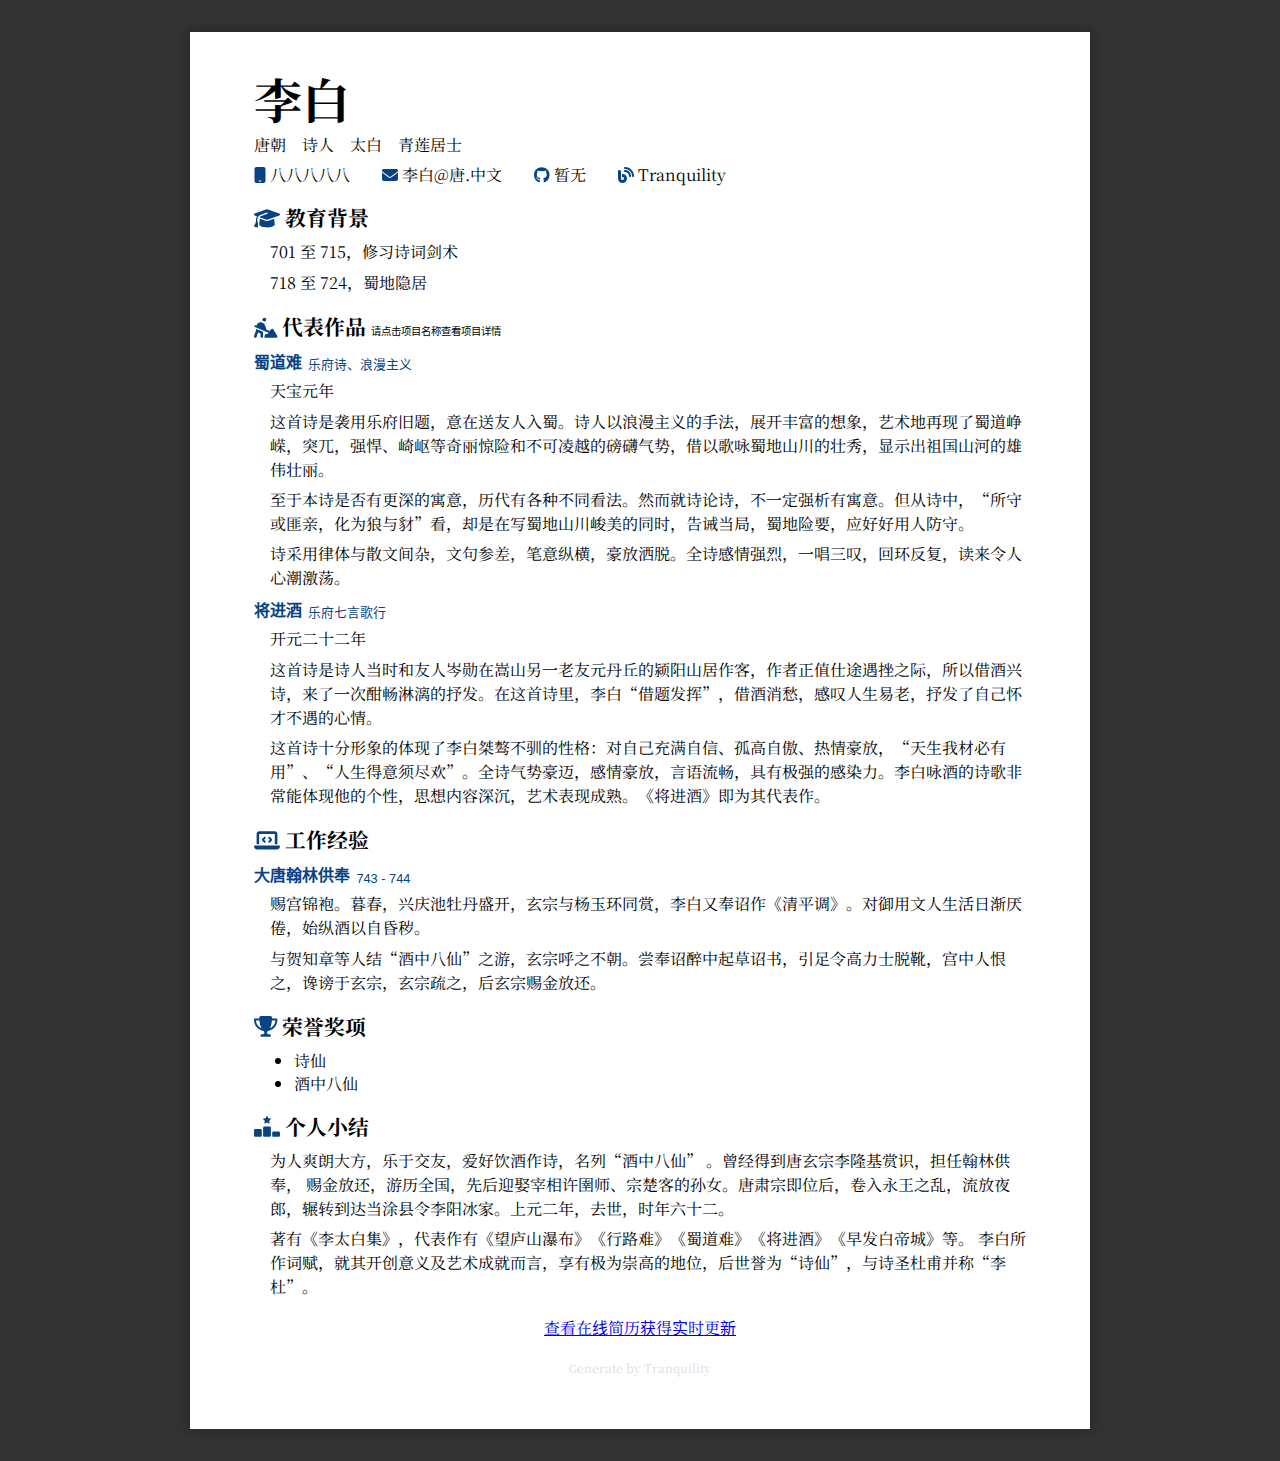
<file: cv/index.html>
<!DOCTYPE html>
<html lang="zh-cn">
  <meta charset="utf-8" />
  <meta name="keywords" content="简历,李白" />
  <meta name="description" content="李白的简历" />
  <head>
    
      
  <style>
    @font-face {
        font-family:sourceHanSerif;
        src: url(/font/normal.ttf);
        font-weight: normal;
    }
  </style>

  <style>
    @font-face {
        font-family:sourceHanSerif;
        src: url(/font/bold.ttf);
        font-weight: bold;
    }
  </style>


    
    <link rel="stylesheet" href="/css/cv.css" />
    <title>李白的简历</title>
    <style>:root, :host {
  --fa-font-solid: normal 900 1em/1 "Font Awesome 6 Free";
  --fa-font-regular: normal 400 1em/1 "Font Awesome 6 Free";
  --fa-font-light: normal 300 1em/1 "Font Awesome 6 Pro";
  --fa-font-thin: normal 100 1em/1 "Font Awesome 6 Pro";
  --fa-font-duotone: normal 900 1em/1 "Font Awesome 6 Duotone";
  --fa-font-duotone-regular: normal 400 1em/1 "Font Awesome 6 Duotone";
  --fa-font-duotone-light: normal 300 1em/1 "Font Awesome 6 Duotone";
  --fa-font-duotone-thin: normal 100 1em/1 "Font Awesome 6 Duotone";
  --fa-font-brands: normal 400 1em/1 "Font Awesome 6 Brands";
  --fa-font-sharp-solid: normal 900 1em/1 "Font Awesome 6 Sharp";
  --fa-font-sharp-regular: normal 400 1em/1 "Font Awesome 6 Sharp";
  --fa-font-sharp-light: normal 300 1em/1 "Font Awesome 6 Sharp";
  --fa-font-sharp-thin: normal 100 1em/1 "Font Awesome 6 Sharp";
  --fa-font-sharp-duotone-solid: normal 900 1em/1 "Font Awesome 6 Sharp Duotone";
  --fa-font-sharp-duotone-regular: normal 400 1em/1 "Font Awesome 6 Sharp Duotone";
  --fa-font-sharp-duotone-light: normal 300 1em/1 "Font Awesome 6 Sharp Duotone";
  --fa-font-sharp-duotone-thin: normal 100 1em/1 "Font Awesome 6 Sharp Duotone";
}

svg:not(:root).svg-inline--fa, svg:not(:host).svg-inline--fa {
  overflow: visible;
  box-sizing: content-box;
}

.svg-inline--fa {
  display: var(--fa-display, inline-block);
  height: 1em;
  overflow: visible;
  vertical-align: -0.125em;
}
.svg-inline--fa.fa-2xs {
  vertical-align: 0.1em;
}
.svg-inline--fa.fa-xs {
  vertical-align: 0em;
}
.svg-inline--fa.fa-sm {
  vertical-align: -0.0714285705em;
}
.svg-inline--fa.fa-lg {
  vertical-align: -0.2em;
}
.svg-inline--fa.fa-xl {
  vertical-align: -0.25em;
}
.svg-inline--fa.fa-2xl {
  vertical-align: -0.3125em;
}
.svg-inline--fa.fa-pull-left {
  margin-right: var(--fa-pull-margin, 0.3em);
  width: auto;
}
.svg-inline--fa.fa-pull-right {
  margin-left: var(--fa-pull-margin, 0.3em);
  width: auto;
}
.svg-inline--fa.fa-li {
  width: var(--fa-li-width, 2em);
  top: 0.25em;
}
.svg-inline--fa.fa-fw {
  width: var(--fa-fw-width, 1.25em);
}

.fa-layers svg.svg-inline--fa {
  bottom: 0;
  left: 0;
  margin: auto;
  position: absolute;
  right: 0;
  top: 0;
}

.fa-layers-counter, .fa-layers-text {
  display: inline-block;
  position: absolute;
  text-align: center;
}

.fa-layers {
  display: inline-block;
  height: 1em;
  position: relative;
  text-align: center;
  vertical-align: -0.125em;
  width: 1em;
}
.fa-layers svg.svg-inline--fa {
  transform-origin: center center;
}

.fa-layers-text {
  left: 50%;
  top: 50%;
  transform: translate(-50%, -50%);
  transform-origin: center center;
}

.fa-layers-counter {
  background-color: var(--fa-counter-background-color, #ff253a);
  border-radius: var(--fa-counter-border-radius, 1em);
  box-sizing: border-box;
  color: var(--fa-inverse, #fff);
  line-height: var(--fa-counter-line-height, 1);
  max-width: var(--fa-counter-max-width, 5em);
  min-width: var(--fa-counter-min-width, 1.5em);
  overflow: hidden;
  padding: var(--fa-counter-padding, 0.25em 0.5em);
  right: var(--fa-right, 0);
  text-overflow: ellipsis;
  top: var(--fa-top, 0);
  transform: scale(var(--fa-counter-scale, 0.25));
  transform-origin: top right;
}

.fa-layers-bottom-right {
  bottom: var(--fa-bottom, 0);
  right: var(--fa-right, 0);
  top: auto;
  transform: scale(var(--fa-layers-scale, 0.25));
  transform-origin: bottom right;
}

.fa-layers-bottom-left {
  bottom: var(--fa-bottom, 0);
  left: var(--fa-left, 0);
  right: auto;
  top: auto;
  transform: scale(var(--fa-layers-scale, 0.25));
  transform-origin: bottom left;
}

.fa-layers-top-right {
  top: var(--fa-top, 0);
  right: var(--fa-right, 0);
  transform: scale(var(--fa-layers-scale, 0.25));
  transform-origin: top right;
}

.fa-layers-top-left {
  left: var(--fa-left, 0);
  right: auto;
  top: var(--fa-top, 0);
  transform: scale(var(--fa-layers-scale, 0.25));
  transform-origin: top left;
}

.fa-1x {
  font-size: 1em;
}

.fa-2x {
  font-size: 2em;
}

.fa-3x {
  font-size: 3em;
}

.fa-4x {
  font-size: 4em;
}

.fa-5x {
  font-size: 5em;
}

.fa-6x {
  font-size: 6em;
}

.fa-7x {
  font-size: 7em;
}

.fa-8x {
  font-size: 8em;
}

.fa-9x {
  font-size: 9em;
}

.fa-10x {
  font-size: 10em;
}

.fa-2xs {
  font-size: 0.625em;
  line-height: 0.1em;
  vertical-align: 0.225em;
}

.fa-xs {
  font-size: 0.75em;
  line-height: 0.0833333337em;
  vertical-align: 0.125em;
}

.fa-sm {
  font-size: 0.875em;
  line-height: 0.0714285718em;
  vertical-align: 0.0535714295em;
}

.fa-lg {
  font-size: 1.25em;
  line-height: 0.05em;
  vertical-align: -0.075em;
}

.fa-xl {
  font-size: 1.5em;
  line-height: 0.0416666682em;
  vertical-align: -0.125em;
}

.fa-2xl {
  font-size: 2em;
  line-height: 0.03125em;
  vertical-align: -0.1875em;
}

.fa-fw {
  text-align: center;
  width: 1.25em;
}

.fa-ul {
  list-style-type: none;
  margin-left: var(--fa-li-margin, 2.5em);
  padding-left: 0;
}
.fa-ul > li {
  position: relative;
}

.fa-li {
  left: calc(-1 * var(--fa-li-width, 2em));
  position: absolute;
  text-align: center;
  width: var(--fa-li-width, 2em);
  line-height: inherit;
}

.fa-border {
  border-color: var(--fa-border-color, #eee);
  border-radius: var(--fa-border-radius, 0.1em);
  border-style: var(--fa-border-style, solid);
  border-width: var(--fa-border-width, 0.08em);
  padding: var(--fa-border-padding, 0.2em 0.25em 0.15em);
}

.fa-pull-left {
  float: left;
  margin-right: var(--fa-pull-margin, 0.3em);
}

.fa-pull-right {
  float: right;
  margin-left: var(--fa-pull-margin, 0.3em);
}

.fa-beat {
  animation-name: fa-beat;
  animation-delay: var(--fa-animation-delay, 0s);
  animation-direction: var(--fa-animation-direction, normal);
  animation-duration: var(--fa-animation-duration, 1s);
  animation-iteration-count: var(--fa-animation-iteration-count, infinite);
  animation-timing-function: var(--fa-animation-timing, ease-in-out);
}

.fa-bounce {
  animation-name: fa-bounce;
  animation-delay: var(--fa-animation-delay, 0s);
  animation-direction: var(--fa-animation-direction, normal);
  animation-duration: var(--fa-animation-duration, 1s);
  animation-iteration-count: var(--fa-animation-iteration-count, infinite);
  animation-timing-function: var(--fa-animation-timing, cubic-bezier(0.28, 0.84, 0.42, 1));
}

.fa-fade {
  animation-name: fa-fade;
  animation-delay: var(--fa-animation-delay, 0s);
  animation-direction: var(--fa-animation-direction, normal);
  animation-duration: var(--fa-animation-duration, 1s);
  animation-iteration-count: var(--fa-animation-iteration-count, infinite);
  animation-timing-function: var(--fa-animation-timing, cubic-bezier(0.4, 0, 0.6, 1));
}

.fa-beat-fade {
  animation-name: fa-beat-fade;
  animation-delay: var(--fa-animation-delay, 0s);
  animation-direction: var(--fa-animation-direction, normal);
  animation-duration: var(--fa-animation-duration, 1s);
  animation-iteration-count: var(--fa-animation-iteration-count, infinite);
  animation-timing-function: var(--fa-animation-timing, cubic-bezier(0.4, 0, 0.6, 1));
}

.fa-flip {
  animation-name: fa-flip;
  animation-delay: var(--fa-animation-delay, 0s);
  animation-direction: var(--fa-animation-direction, normal);
  animation-duration: var(--fa-animation-duration, 1s);
  animation-iteration-count: var(--fa-animation-iteration-count, infinite);
  animation-timing-function: var(--fa-animation-timing, ease-in-out);
}

.fa-shake {
  animation-name: fa-shake;
  animation-delay: var(--fa-animation-delay, 0s);
  animation-direction: var(--fa-animation-direction, normal);
  animation-duration: var(--fa-animation-duration, 1s);
  animation-iteration-count: var(--fa-animation-iteration-count, infinite);
  animation-timing-function: var(--fa-animation-timing, linear);
}

.fa-spin {
  animation-name: fa-spin;
  animation-delay: var(--fa-animation-delay, 0s);
  animation-direction: var(--fa-animation-direction, normal);
  animation-duration: var(--fa-animation-duration, 2s);
  animation-iteration-count: var(--fa-animation-iteration-count, infinite);
  animation-timing-function: var(--fa-animation-timing, linear);
}

.fa-spin-reverse {
  --fa-animation-direction: reverse;
}

.fa-pulse,
.fa-spin-pulse {
  animation-name: fa-spin;
  animation-direction: var(--fa-animation-direction, normal);
  animation-duration: var(--fa-animation-duration, 1s);
  animation-iteration-count: var(--fa-animation-iteration-count, infinite);
  animation-timing-function: var(--fa-animation-timing, steps(8));
}

@media (prefers-reduced-motion: reduce) {
  .fa-beat,
.fa-bounce,
.fa-fade,
.fa-beat-fade,
.fa-flip,
.fa-pulse,
.fa-shake,
.fa-spin,
.fa-spin-pulse {
    animation-delay: -1ms;
    animation-duration: 1ms;
    animation-iteration-count: 1;
    transition-delay: 0s;
    transition-duration: 0s;
  }
}
@keyframes fa-beat {
  0%, 90% {
    transform: scale(1);
  }
  45% {
    transform: scale(var(--fa-beat-scale, 1.25));
  }
}
@keyframes fa-bounce {
  0% {
    transform: scale(1, 1) translateY(0);
  }
  10% {
    transform: scale(var(--fa-bounce-start-scale-x, 1.1), var(--fa-bounce-start-scale-y, 0.9)) translateY(0);
  }
  30% {
    transform: scale(var(--fa-bounce-jump-scale-x, 0.9), var(--fa-bounce-jump-scale-y, 1.1)) translateY(var(--fa-bounce-height, -0.5em));
  }
  50% {
    transform: scale(var(--fa-bounce-land-scale-x, 1.05), var(--fa-bounce-land-scale-y, 0.95)) translateY(0);
  }
  57% {
    transform: scale(1, 1) translateY(var(--fa-bounce-rebound, -0.125em));
  }
  64% {
    transform: scale(1, 1) translateY(0);
  }
  100% {
    transform: scale(1, 1) translateY(0);
  }
}
@keyframes fa-fade {
  50% {
    opacity: var(--fa-fade-opacity, 0.4);
  }
}
@keyframes fa-beat-fade {
  0%, 100% {
    opacity: var(--fa-beat-fade-opacity, 0.4);
    transform: scale(1);
  }
  50% {
    opacity: 1;
    transform: scale(var(--fa-beat-fade-scale, 1.125));
  }
}
@keyframes fa-flip {
  50% {
    transform: rotate3d(var(--fa-flip-x, 0), var(--fa-flip-y, 1), var(--fa-flip-z, 0), var(--fa-flip-angle, -180deg));
  }
}
@keyframes fa-shake {
  0% {
    transform: rotate(-15deg);
  }
  4% {
    transform: rotate(15deg);
  }
  8%, 24% {
    transform: rotate(-18deg);
  }
  12%, 28% {
    transform: rotate(18deg);
  }
  16% {
    transform: rotate(-22deg);
  }
  20% {
    transform: rotate(22deg);
  }
  32% {
    transform: rotate(-12deg);
  }
  36% {
    transform: rotate(12deg);
  }
  40%, 100% {
    transform: rotate(0deg);
  }
}
@keyframes fa-spin {
  0% {
    transform: rotate(0deg);
  }
  100% {
    transform: rotate(360deg);
  }
}
.fa-rotate-90 {
  transform: rotate(90deg);
}

.fa-rotate-180 {
  transform: rotate(180deg);
}

.fa-rotate-270 {
  transform: rotate(270deg);
}

.fa-flip-horizontal {
  transform: scale(-1, 1);
}

.fa-flip-vertical {
  transform: scale(1, -1);
}

.fa-flip-both,
.fa-flip-horizontal.fa-flip-vertical {
  transform: scale(-1, -1);
}

.fa-rotate-by {
  transform: rotate(var(--fa-rotate-angle, 0));
}

.fa-stack {
  display: inline-block;
  vertical-align: middle;
  height: 2em;
  position: relative;
  width: 2.5em;
}

.fa-stack-1x,
.fa-stack-2x {
  bottom: 0;
  left: 0;
  margin: auto;
  position: absolute;
  right: 0;
  top: 0;
  z-index: var(--fa-stack-z-index, auto);
}

.svg-inline--fa.fa-stack-1x {
  height: 1em;
  width: 1.25em;
}
.svg-inline--fa.fa-stack-2x {
  height: 2em;
  width: 2.5em;
}

.fa-inverse {
  color: var(--fa-inverse, #fff);
}

.sr-only,
.fa-sr-only {
  position: absolute;
  width: 1px;
  height: 1px;
  padding: 0;
  margin: -1px;
  overflow: hidden;
  clip: rect(0, 0, 0, 0);
  white-space: nowrap;
  border-width: 0;
}

.sr-only-focusable:not(:focus),
.fa-sr-only-focusable:not(:focus) {
  position: absolute;
  width: 1px;
  height: 1px;
  padding: 0;
  margin: -1px;
  overflow: hidden;
  clip: rect(0, 0, 0, 0);
  white-space: nowrap;
  border-width: 0;
}

.svg-inline--fa .fa-primary {
  fill: var(--fa-primary-color, currentColor);
  opacity: var(--fa-primary-opacity, 1);
}

.svg-inline--fa .fa-secondary {
  fill: var(--fa-secondary-color, currentColor);
  opacity: var(--fa-secondary-opacity, 0.4);
}

.svg-inline--fa.fa-swap-opacity .fa-primary {
  opacity: var(--fa-secondary-opacity, 0.4);
}

.svg-inline--fa.fa-swap-opacity .fa-secondary {
  opacity: var(--fa-primary-opacity, 1);
}

.svg-inline--fa mask .fa-primary,
.svg-inline--fa mask .fa-secondary {
  fill: black;
}</style>
  <meta name="generator" content="Hexo 6.3.0"></head>
  
  <body>
    <div class="paper">
      <header>
        <div class="title">李白</div>
        <div class="base-info">
          <div class="info-item">唐朝</div><div class="info-item">诗人</div><div class="info-item">太白</div><div class="info-item">青莲居士</div>
        </div>
        <div class="links">
          
            <a href="tel:八八八八八" class="text-link">
              <svg aria-hidden="true" focusable="false" data-prefix="fas" data-icon="mobile" class="svg-inline--fa fa-mobile" role="img" xmlns="http://www.w3.org/2000/svg" viewBox="0 0 384 512"><path fill="currentColor" d="M80 0C44.7 0 16 28.7 16 64l0 384c0 35.3 28.7 64 64 64l224 0c35.3 0 64-28.7 64-64l0-384c0-35.3-28.7-64-64-64L80 0zm80 432l64 0c8.8 0 16 7.2 16 16s-7.2 16-16 16l-64 0c-8.8 0-16-7.2-16-16s7.2-16 16-16z"></path></svg>
            八八八八八</a>
          
          
            <a href="mailto:李白@唐.中文" class="text-link">
              <svg aria-hidden="true" focusable="false" data-prefix="fas" data-icon="envelope" class="svg-inline--fa fa-envelope" role="img" xmlns="http://www.w3.org/2000/svg" viewBox="0 0 512 512"><path fill="currentColor" d="M48 64C21.5 64 0 85.5 0 112c0 15.1 7.1 29.3 19.2 38.4L236.8 313.6c11.4 8.5 27 8.5 38.4 0L492.8 150.4c12.1-9.1 19.2-23.3 19.2-38.4c0-26.5-21.5-48-48-48L48 64zM0 176L0 384c0 35.3 28.7 64 64 64l384 0c35.3 0 64-28.7 64-64l0-208L294.4 339.2c-22.8 17.1-54 17.1-76.8 0L0 176z"></path></svg>
              李白@唐.中文
            </a>
          
          
            <a target="_blank" rel="noopener" href="https://github.com/暂无" class="text-link">
              <svg aria-hidden="true" focusable="false" data-prefix="fab" data-icon="github" class="svg-inline--fa fa-github" role="img" xmlns="http://www.w3.org/2000/svg" viewBox="0 0 496 512"><path fill="currentColor" d="M165.9 397.4c0 2-2.3 3.6-5.2 3.6-3.3.3-5.6-1.3-5.6-3.6 0-2 2.3-3.6 5.2-3.6 3-.3 5.6 1.3 5.6 3.6zm-31.1-4.5c-.7 2 1.3 4.3 4.3 4.9 2.6 1 5.6 0 6.2-2s-1.3-4.3-4.3-5.2c-2.6-.7-5.5.3-6.2 2.3zm44.2-1.7c-2.9.7-4.9 2.6-4.6 4.9.3 2 2.9 3.3 5.9 2.6 2.9-.7 4.9-2.6 4.6-4.6-.3-1.9-3-3.2-5.9-2.9zM244.8 8C106.1 8 0 113.3 0 252c0 110.9 69.8 205.8 169.5 239.2 12.8 2.3 17.3-5.6 17.3-12.1 0-6.2-.3-40.4-.3-61.4 0 0-70 15-84.7-29.8 0 0-11.4-29.1-27.8-36.6 0 0-22.9-15.7 1.6-15.4 0 0 24.9 2 38.6 25.8 21.9 38.6 58.6 27.5 72.9 20.9 2.3-16 8.8-27.1 16-33.7-55.9-6.2-112.3-14.3-112.3-110.5 0-27.5 7.6-41.3 23.6-58.9-2.6-6.5-11.1-33.3 2.6-67.9 20.9-6.5 69 27 69 27 20-5.6 41.5-8.5 62.8-8.5s42.8 2.9 62.8 8.5c0 0 48.1-33.6 69-27 13.7 34.7 5.2 61.4 2.6 67.9 16 17.7 25.8 31.5 25.8 58.9 0 96.5-58.9 104.2-114.8 110.5 9.2 7.9 17 22.9 17 46.4 0 33.7-.3 75.4-.3 83.6 0 6.5 4.6 14.4 17.3 12.1C428.2 457.8 496 362.9 496 252 496 113.3 383.5 8 244.8 8zM97.2 352.9c-1.3 1-1 3.3.7 5.2 1.6 1.6 3.9 2.3 5.2 1 1.3-1 1-3.3-.7-5.2-1.6-1.6-3.9-2.3-5.2-1zm-10.8-8.1c-.7 1.3.3 2.9 2.3 3.9 1.6 1 3.6.7 4.3-.7.7-1.3-.3-2.9-2.3-3.9-2-.6-3.6-.3-4.3.7zm32.4 35.6c-1.6 1.3-1 4.3 1.3 6.2 2.3 2.3 5.2 2.6 6.5 1 1.3-1.3.7-4.3-1.3-6.2-2.2-2.3-5.2-2.6-6.5-1zm-11.4-14.7c-1.6 1-1.6 3.6 0 5.9 1.6 2.3 4.3 3.3 5.6 2.3 1.6-1.3 1.6-3.9 0-6.2-1.4-2.3-4-3.3-5.6-2z"></path></svg>
              暂无
            </a>
          
          
            <a target="_blank" rel="noopener" href="https://theme.hozen.site/tranquility/" class="text-link">
              <svg aria-hidden="true" focusable="false" data-prefix="fas" data-icon="blog" class="svg-inline--fa fa-blog" role="img" xmlns="http://www.w3.org/2000/svg" viewBox="0 0 512 512"><path fill="currentColor" d="M192 32c0 17.7 14.3 32 32 32c123.7 0 224 100.3 224 224c0 17.7 14.3 32 32 32s32-14.3 32-32C512 128.9 383.1 0 224 0c-17.7 0-32 14.3-32 32zm0 96c0 17.7 14.3 32 32 32c70.7 0 128 57.3 128 128c0 17.7 14.3 32 32 32s32-14.3 32-32c0-106-86-192-192-192c-17.7 0-32 14.3-32 32zM96 144c0-26.5-21.5-48-48-48S0 117.5 0 144L0 368c0 79.5 64.5 144 144 144s144-64.5 144-144s-64.5-144-144-144l-16 0 0 96 16 0c26.5 0 48 21.5 48 48s-21.5 48-48 48s-48-21.5-48-48l0-224z"></path></svg>
              Tranquility
            </a>
          
        </div>
      </header>
      <article>
        
        <div class="chapter">
          <div class="chapter-title">
            <svg aria-hidden="true" focusable="false" data-prefix="fas" data-icon="graduation-cap" class="svg-inline--fa fa-graduation-cap" role="img" xmlns="http://www.w3.org/2000/svg" viewBox="0 0 640 512"><path fill="currentColor" d="M320 32c-8.1 0-16.1 1.4-23.7 4.1L15.8 137.4C6.3 140.9 0 149.9 0 160s6.3 19.1 15.8 22.6l57.9 20.9C57.3 229.3 48 259.8 48 291.9l0 28.1c0 28.4-10.8 57.7-22.3 80.8c-6.5 13-13.9 25.8-22.5 37.6C0 442.7-.9 448.3 .9 453.4s6 8.9 11.2 10.2l64 16c4.2 1.1 8.7 .3 12.4-2s6.3-6.1 7.1-10.4c8.6-42.8 4.3-81.2-2.1-108.7C90.3 344.3 86 329.8 80 316.5l0-24.6c0-30.2 10.2-58.7 27.9-81.5c12.9-15.5 29.6-28 49.2-35.7l157-61.7c8.2-3.2 17.5 .8 20.7 9s-.8 17.5-9 20.7l-157 61.7c-12.4 4.9-23.3 12.4-32.2 21.6l159.6 57.6c7.6 2.7 15.6 4.1 23.7 4.1s16.1-1.4 23.7-4.1L624.2 182.6c9.5-3.4 15.8-12.5 15.8-22.6s-6.3-19.1-15.8-22.6L343.7 36.1C336.1 33.4 328.1 32 320 32zM128 408c0 35.3 86 72 192 72s192-36.7 192-72L496.7 262.6 354.5 314c-11.1 4-22.8 6-34.5 6s-23.5-2-34.5-6L143.3 262.6 128 408z"></path></svg>
            教育背景
          </div>
          <div class="section">
            <p>701 至 715，修习诗词剑术</p><p>718 至 724，蜀地隐居</p>
          </div>
        </div>
        
          <div class="chapter">
            <div class="chapter-title">
              
                
                  <svg aria-hidden="true" focusable="false" data-prefix="fas" data-icon="person-digging" class="svg-inline--fa fa-person-digging" role="img" xmlns="http://www.w3.org/2000/svg" viewBox="0 0 576 512"><path fill="currentColor" d="M208 64a48 48 0 1 1 96 0 48 48 0 1 1 -96 0zM9.8 214.8c5.1-12.2 19.1-18 31.4-12.9L60.7 210l22.9-38.1C99.9 144.6 129.3 128 161 128c51.4 0 97 32.9 113.3 81.7l34.6 103.7 79.3 33.1 34.2-45.6c6.4-8.5 16.6-13.3 27.2-12.8s20.3 6.4 25.8 15.5l96 160c5.9 9.9 6.1 22.2 .4 32.2s-16.3 16.2-27.8 16.2l-256 0c-11.1 0-21.4-5.7-27.2-15.2s-6.4-21.2-1.4-31.1l16-32c5.4-10.8 16.5-17.7 28.6-17.7l32 0 22.5-30L22.8 246.2c-12.2-5.1-18-19.1-12.9-31.4zm82.8 91.8l112 48c11.8 5 19.4 16.6 19.4 29.4l0 96c0 17.7-14.3 32-32 32s-32-14.3-32-32l0-74.9-60.6-26-37 111c-5.6 16.8-23.7 25.8-40.5 20.2S-3.9 486.6 1.6 469.9l48-144 11-33 32 13.7z"></path></svg>
                
              
              代表作品
              <div class="tips">请点击项目名称查看项目详情</div>
            </div>
            
              
                <a target="_blank" rel="noopener" href="https://so.gushiwen.cn/shiwenv_d59ec5d6c91c.aspx" class="section__head">
                  <div class="section-title">蜀道难</div>
                  <div class="section-title-des">乐府诗、浪漫主义</div>
                </a>
                <p>天宝元年</p><p>这首诗是袭用乐府旧题，意在送友人入蜀。诗人以浪漫主义的手法，展开丰富的想象，艺术地再现了蜀道峥嵘，突兀，强悍、崎岖等奇丽惊险和不可凌越的磅礴气势，借以歌咏蜀地山川的壮秀，显示出祖国山河的雄伟壮丽。</p><p>至于本诗是否有更深的寓意，历代有各种不同看法。然而就诗论诗，不一定强析有寓意。但从诗中，“所守或匪亲，化为狼与豺”看，却是在写蜀地山川峻美的同时，告诫当局，蜀地险要，应好好用人防守。</p><p>诗采用律体与散文间杂，文句参差，笔意纵横，豪放洒脱。全诗感情强烈，一唱三叹，回环反复，读来令人心潮激荡。</p>
              
                <a target="_blank" rel="noopener" href="https://so.gushiwen.cn/shiwenv_ee16df5673bc.aspx" class="section__head">
                  <div class="section-title">将进酒</div>
                  <div class="section-title-des">乐府七言歌行</div>
                </a>
                <p>开元二十二年</p><p>这首诗是诗人当时和友人岑勋在嵩山另一老友元丹丘的颍阳山居作客，作者正值仕途遇挫之际，所以借酒兴诗，来了一次酣畅淋漓的抒发。在这首诗里，李白“借题发挥”，借酒消愁，感叹人生易老，抒发了自己怀才不遇的心情。</p><p>这首诗十分形象的体现了李白桀骜不驯的性格：对自己充满自信、孤高自傲、热情豪放，“天生我材必有用”、“人生得意须尽欢”。全诗气势豪迈，感情豪放，言语流畅，具有极强的感染力。李白咏酒的诗歌非常能体现他的个性，思想内容深沉，艺术表现成熟。《将进酒》即为其代表作。</p>
              
            
          </div>
        
          <div class="chapter">
            <div class="chapter-title">
              
                
                  <svg aria-hidden="true" focusable="false" data-prefix="fas" data-icon="laptop-code" class="svg-inline--fa fa-laptop-code" role="img" xmlns="http://www.w3.org/2000/svg" viewBox="0 0 640 512"><path fill="currentColor" d="M64 96c0-35.3 28.7-64 64-64l384 0c35.3 0 64 28.7 64 64l0 256-64 0 0-256L128 96l0 256-64 0L64 96zM0 403.2C0 392.6 8.6 384 19.2 384l601.6 0c10.6 0 19.2 8.6 19.2 19.2c0 42.4-34.4 76.8-76.8 76.8L76.8 480C34.4 480 0 445.6 0 403.2zM281 209l-31 31 31 31c9.4 9.4 9.4 24.6 0 33.9s-24.6 9.4-33.9 0l-48-48c-9.4-9.4-9.4-24.6 0-33.9l48-48c9.4-9.4 24.6-9.4 33.9 0s9.4 24.6 0 33.9zM393 175l48 48c9.4 9.4 9.4 24.6 0 33.9l-48 48c-9.4 9.4-24.6 9.4-33.9 0s-9.4-24.6 0-33.9l31-31-31-31c-9.4-9.4-9.4-24.6 0-33.9s24.6-9.4 33.9 0z"></path></svg>
                
              
              工作经验
              
            </div>
            
              
                <a href="#" class="section__head">
                  <div class="section-title">大唐翰林供奉</div>
                  <div class="section-title-des">743 - 744</div>
                </a>
                <p>赐宫锦袍。暮春，兴庆池牡丹盛开，玄宗与杨玉环同赏，李白又奉诏作《清平调》。对御用文人生活日渐厌倦，始纵酒以自昏秽。</p><p>与贺知章等人结“酒中八仙”之游，玄宗呼之不朝。尝奉诏醉中起草诏书，引足令高力士脱靴，宫中人恨之，谗谤于玄宗，玄宗疏之，后玄宗赐金放还。</p>
              
            
          </div>
        
          <div class="chapter">
            <div class="chapter-title">
              
                
                  <svg aria-hidden="true" focusable="false" data-prefix="fas" data-icon="trophy" class="svg-inline--fa fa-trophy" role="img" xmlns="http://www.w3.org/2000/svg" viewBox="0 0 576 512"><path fill="currentColor" d="M400 0L176 0c-26.5 0-48.1 21.8-47.1 48.2c.2 5.3 .4 10.6 .7 15.8L24 64C10.7 64 0 74.7 0 88c0 92.6 33.5 157 78.5 200.7c44.3 43.1 98.3 64.8 138.1 75.8c23.4 6.5 39.4 26 39.4 45.6c0 20.9-17 37.9-37.9 37.9L192 448c-17.7 0-32 14.3-32 32s14.3 32 32 32l192 0c17.7 0 32-14.3 32-32s-14.3-32-32-32l-26.1 0C337 448 320 431 320 410.1c0-19.6 15.9-39.2 39.4-45.6c39.9-11 93.9-32.7 138.2-75.8C542.5 245 576 180.6 576 88c0-13.3-10.7-24-24-24L446.4 64c.3-5.2 .5-10.4 .7-15.8C448.1 21.8 426.5 0 400 0zM48.9 112l84.4 0c9.1 90.1 29.2 150.3 51.9 190.6c-24.9-11-50.8-26.5-73.2-48.3c-32-31.1-58-76-63-142.3zM464.1 254.3c-22.4 21.8-48.3 37.3-73.2 48.3c22.7-40.3 42.8-100.5 51.9-190.6l84.4 0c-5.1 66.3-31.1 111.2-63 142.3z"></path></svg>
                
              
              荣誉奖项
              
            </div>
            
              
                <ul class="section">
                  <li>诗仙</li><li>酒中八仙</li>
                </ul>
              
            
          </div>
        
          <div class="chapter">
            <div class="chapter-title">
              
                
                  <svg aria-hidden="true" focusable="false" data-prefix="fas" data-icon="ranking-star" class="svg-inline--fa fa-ranking-star" role="img" xmlns="http://www.w3.org/2000/svg" viewBox="0 0 640 512"><path fill="currentColor" d="M353.8 54.1L330.2 6.3c-3.9-8.3-16.1-8.6-20.4 0L286.2 54.1l-52.3 7.5c-9.3 1.4-13.3 12.9-6.4 19.8l38 37-9 52.1c-1.4 9.3 8.2 16.5 16.8 12.2l46.9-24.8 46.6 24.4c8.6 4.3 18.3-2.9 16.8-12.2l-9-52.1 38-36.6c6.8-6.8 2.9-18.3-6.4-19.8l-52.3-7.5zM256 256c-17.7 0-32 14.3-32 32l0 192c0 17.7 14.3 32 32 32l128 0c17.7 0 32-14.3 32-32l0-192c0-17.7-14.3-32-32-32l-128 0zM32 320c-17.7 0-32 14.3-32 32L0 480c0 17.7 14.3 32 32 32l128 0c17.7 0 32-14.3 32-32l0-128c0-17.7-14.3-32-32-32L32 320zm416 96l0 64c0 17.7 14.3 32 32 32l128 0c17.7 0 32-14.3 32-32l0-64c0-17.7-14.3-32-32-32l-128 0c-17.7 0-32 14.3-32 32z"></path></svg>
                
              
              个人小结
              
            </div>
            
              
                <div class="section">
                  <p>为人爽朗大方，乐于交友，爱好饮酒作诗，名列“酒中八仙”  。曾经得到唐玄宗李隆基赏识，担任翰林供奉， 赐金放还，游历全国，先后迎娶宰相许圉师、宗楚客的孙女。唐肃宗即位后，卷入永王之乱，流放夜郎，辗转到达当涂县令李阳冰家。上元二年，去世，时年六十二。</p><p>著有《李太白集》，代表作有《望庐山瀑布》《行路难》《蜀道难》《将进酒》《早发白帝城》等。 李白所作词赋，就其开创意义及艺术成就而言，享有极为崇高的地位，后世誉为“诗仙”，与诗圣杜甫并称“李杜”。</p>
                </div>
              
            
          </div>
        
      </article>
      <footer>
        <a class="online-link" href="http://example.com/cv">查看在线简历获得实时更新</a>
        <a class="enginer"
           target="_blank" rel="noopener" href="https://github.com/hooozen/hexo-theme-tranquility">Generate by Tranquility</a>
      </footer>
    </div>
  </body>
</html>
</file>
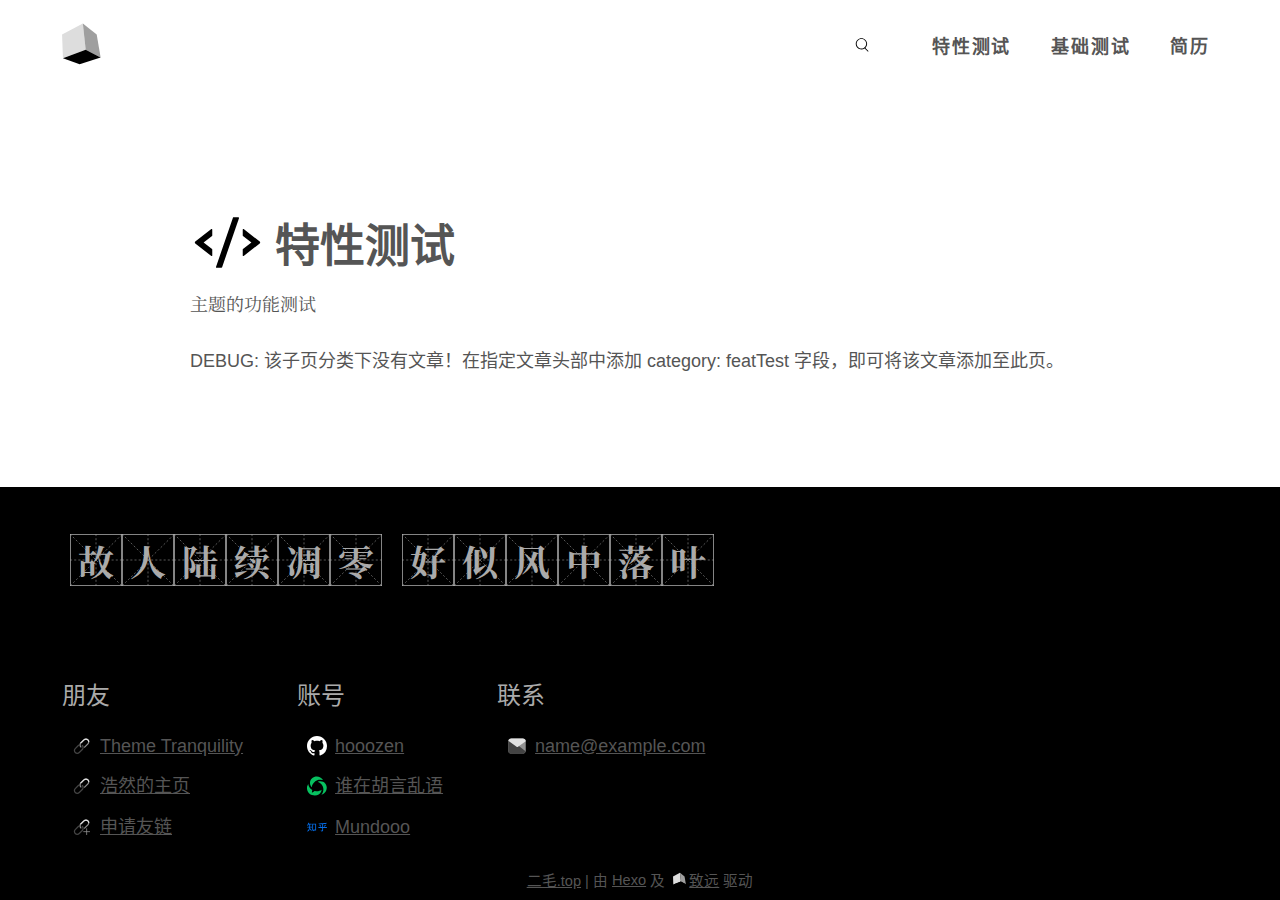
<file: feat/index.html>
<!DOCTYPE html>
<html lang="zh-cn">
  <head>
    <meta charset="utf8" />
    <meta name="viewport" content="initial-scale=1.0, width=device-width" />
    <title>
      
        特性测试 | 二毛.top
      
    </title>
    <meta name="description" content="" />
    <meta name="keywords" content="" />
    
      <link rel="apple-touch-icon"
            sizes="180x180"
            href="/images/apple-touch-icon.png" />
    
    
      <link rel="icon"
            type="image/png"
            sizes="32x32"
            href="/images/favicon-32x32.png" />
    
    
      <link rel="icon"
            type="image/png"
            sizes="16x16"
            href="/images/favicon-16x16.png" />
    
    
      <link rel="mask-icon"
            href="/images/logo.svg"
            color="" />
    
    
    
      
  <style>
    @font-face {
        font-family:sourceHanSerif;
        src: url(/font/normal.ttf);
        font-weight: normal;
    }
  </style>

  <style>
    @font-face {
        font-family:sourceHanSerif;
        src: url(/font/bold.ttf);
        font-weight: bold;
    }
  </style>


    
    <link rel="stylesheet"
          type="text/css"
          href='/css/layout.css' />
    
    
  <link rel="stylesheet" type="text/css" href="/css/category.css" />

  <meta name="generator" content="Hexo 6.3.0"></head>
  <body>
    
      <div id="search-mask" style="display:none">
  <div class="search-main" id="search-main">
    <div class="search__head">
      <div class="search-form">
        <svg t="1706347533072"
             class="icon"
             viewBox="0 0 1024 1024"
             version="1.1"
             xmlns="http://www.w3.org/2000/svg"
             p-id="7828"
             width="20"
             height="20">
          <path d="M685.6 660.336l155.152 155.168a16 16 0 0 1 0 22.624l-11.312 11.328a16 16 0 0 1-22.624 0l-158.528-158.544a289.792 289.792 0 0 1-165.152 51.36C322.336 742.256 192 611.904 192 451.12 192 290.336 322.336 160 483.136 160c160.784 0 291.12 130.336 291.12 291.136 0 82.112-33.984 156.272-88.672 209.2z m-202.464 33.92c134.272 0 243.12-108.848 243.12-243.12C726.256 316.848 617.408 208 483.136 208 348.848 208 240 316.848 240 451.136c0 134.272 108.848 243.12 243.136 243.12z" fill="#000000" p-id="7829">
          </path>
        </svg>
        <input id="search-input" placeholder="搜索文章">
        <svg t="1706361500528"
             id="search-clear"
             class="icon"
             viewBox="0 0 1024 1024"
             version="1.1"
             xmlns="http://www.w3.org/2000/svg"
             p-id="4351"
             width="20"
             height="20">
          <path d="M512 562.688l-264.2944 264.2944-50.688-50.688L461.312 512 197.0176 247.7056l50.688-50.688L512 461.312l264.2944-264.2944 50.688 50.688L562.688 512l264.2944 264.2944-50.688 50.688L512 562.688z" fill="#00" p-id="4352">
          </path>
        </svg>
      </div>
    </div>
    <div class="search__body" id="search-result"></div>
    <div class="search__foot"></div>
  </div>
</div>

    
    
    <div class=head>
      <div class="nav">
        <a href='/' class="nav-logo">
          <img alt="logo" height="60px" width="60px" src="/images/logo.svg" />
        </a>
        <input id="navBtn" type="checkbox" />
        <div class="nav-right">
          
            <div class="search-outer">
  <div class="search" id="search-btn">
    <svg t="1706347533072"
         class="icon"
         viewBox="0 0 1024 1024"
         version="1.1"
         xmlns="http://www.w3.org/2000/svg"
         p-id="7828"
         width="20"
         height="20">
      <path d="M685.6 660.336l155.152 155.168a16 16 0 0 1 0 22.624l-11.312 11.328a16 16 0 0 1-22.624 0l-158.528-158.544a289.792 289.792 0 0 1-165.152 51.36C322.336 742.256 192 611.904 192 451.12 192 290.336 322.336 160 483.136 160c160.784 0 291.12 130.336 291.12 291.136 0 82.112-33.984 156.272-88.672 209.2z m-202.464 33.92c134.272 0 243.12-108.848 243.12-243.12C726.256 316.848 617.408 208 483.136 208 348.848 208 240 316.848 240 451.136c0 134.272 108.848 243.12 243.136 243.12z" fill="#000000" p-id="7829">
      </path>
    </svg>
    <span>搜索</span>
    <span class="search-shortcut-key">Ctrl K</span>
  </div>
</div>

          
          <div class="nav-menu">
            
              
                <a class="nav-menu-item" href="/feat">特性测试</a>
              
                <a class="nav-menu-item" href="/base">基础测试</a>
              
            
            <a class="nav-menu-item" href='/cv/'>简历</a>
          </div>
        </div>
        <label class="nav-btn" for="navBtn"></label>
      </div>
    </div>
    <div class="body">
      
  <div class="wall wall-category--plain">
    <div class="wall-main">
      <div class="wall-category-title">
        <div class="title-icon"
             style="background-image: url(/images/icon/icon-code.svg)"></div>
        特性测试
      </div>
      <div class="wall-category-description">主题的功能测试</div>
      <div class="wall-category-tags">
        <div id="tags-outer"></div>
      </div>
    </div>
  </div>
  <div class="post-list">
    
      DEBUG: 该子页分类下没有文章！在指定文章头部中添加 category: featTest 字段，即可将该文章添加至此页。
    
    
  </div>

    </div>
    <div class="foot">
  <div class="foot-inner">
    <div class="foot__head">
      
        <div class="foot-line">
          <div class="matts">故</div><div class="matts">人</div><div class="matts">陆</div><div class="matts">续</div><div class="matts">凋</div><div class="matts">零</div>
        </div>
      
        <div class="foot-line">
          <div class="matts">好</div><div class="matts">似</div><div class="matts">风</div><div class="matts">中</div><div class="matts">落</div><div class="matts">叶</div>
        </div>
      
    </div>
    <div class="foot__body">
      
        <div class="foot-item">
          <div class="foot-item__head">朋友</div>
          <div class="foot-item__body">
            
            


  
  
    <div class="foot-link-group">
      
        
        
          <div class="text">
            <img alt="link"
                 height="20px"
                 width="20px"
                 src="/images/icon/icon-link.svg" />
            <a class="foot-link" target="_blank" rel="noopener" href="https://github.com/hooozen/hexo-theme-tranquility">Theme Tranquility</a>
          </div>
        
      
        
        
          <div class="text">
            <img alt="link"
                 height="20px"
                 width="20px"
                 src="/images/icon/icon-link.svg" />
            <a class="foot-link" target="_blank" rel="noopener" href="https://hozen.site">浩然的主页</a>
          </div>
        
      
        
        
          <div class="text">
            <img alt="link"
                 height="20px"
                 width="20px"
                 src="/images/icon/icon-link+.svg" />
            <a class="foot-link" href="mailto:2535780449@qq.com?subject=申请http://example.com的友链">申请友链</a>
          </div>
        
      
        
        
      
    </div>
  


          </div>
        </div>
      
      
        <div class="foot-item">
          <div class="foot-item__head">账号</div>
          <div class="foot-item__body">
            


  
  
    <div class="foot-link-group">
      
        
        
          <div class="text">
            <img alt="link"
                 height="20px"
                 width="20px"
                 src="/images/logo-github.svg" />
            <a class="foot-link" target="_blank" rel="noopener" href="https://github.com/hooozen">hooozen</a>
          </div>
        
      
        
        
          <div class="text">
            <img alt="link"
                 height="20px"
                 width="20px"
                 src="/images/logo-wx.svg" />
            <a class="foot-link" target="_blank" rel="noopener" href="https://mp.weixin.qq.com/s?__biz=MzI3NzQ4NDkzNg==&mid=2247484469&idx=1&sn=8a442bb67397f52cce5c38c3f9b41e36&chksm=eb64c0d2dc1349c40d2e1bb55615ae28b3f2951be22f00717b9ade98c851082e42dc666ab45d#rd">谁在胡言乱语</a>
          </div>
        
      
        
        
          <div class="text">
            <img alt="link"
                 height="20px"
                 width="20px"
                 src="/images/logo-zh.svg" />
            <a class="foot-link" target="_blank" rel="noopener" href="https://www.zhihu.com/people/hozen">Mundooo</a>
          </div>
        
      
        
        
      
    </div>
  


          </div>
        </div>
      
      <div class="foot-item">
        <div class="foot-item__head">联系</div>
        <div class="foot-item__body">
          


  
  
    <div class="foot-link-group">
      
        
        
          <div class="text">
            <img alt="link"
                 height="20px"
                 width="20px"
                 src="/images/icon/icon-email.svg" />
            <a class="foot-link" href="mailto:name@example.com">name@example.com</a>
          </div>
        
      
        
        
      
        
        
      
        
        
      
    </div>
  


        </div>
      </div>
    </div>
    <div class="copyright">
      <a href="http://example.com">二毛.top</a> &nbsp;|&nbsp;由&nbsp;<a target="_blank" rel="noopener" href="https://hexo.io/">Hexo</a>&nbsp;及&nbsp;
      <svg width="20" height="20" viewBox="0 0 725 725">
        <path fill-rule="evenodd" fill="rgb(221, 221, 221)" d="M145.870,236.632 L396.955,103.578 L431.292,419.44 L156.600,522.53 L145.870,236.632 Z" />
        <path fill-rule="evenodd" fill="rgb(159, 159, 159)" d="M396.955,103.578 L564.345,234.486 L611.558,513.469 L431.292,419.44 L396.955,103.578 Z" />
        <path fill-rule="evenodd" fill="rgb(0, 0, 0)" d="M431.292,419.44 L611.558,513.469 L358.327,595.18 L156.600,522.53 L431.292,419.44 Z" />
      </svg>
      <a target="_blank" rel="noopener" href="https://github.com/hooozen/hexo-theme-tranquility">致远</a>&nbsp;驱动
    </div>
  </div>
</div>

    
    
      <script src="/js/search.js"></script>
      <script>searchInitialize("/search.json")</script>
    
    <script src="/js/copy-code.js"></script>
    
  

  </body>
</html>
</file>
<file: css/layout.css>
html {
  font-family: sans-serif;
  font-size: 18px;
  color: #555;
  text-align: justify;
  scroll-behavior: smooth;
}
html,
body {
  margin: 0;
  padding: 0;
  min-height: 100vh;
  display: flex;
  flex-direction: column;
  justify-content: space-between;
}
a {
  color: #555;
}
a:hover {
  color: #222;
}
blockquote {
  border-left: 4px solid #ddd;
  margin: 0;
  padding-left: 1em;
  color: #666;
}
iframe,
img,
video {
  max-width: 100%;
}
table {
  border-collapse: collapse;
  border-spacing: 0;
  font-size: 0.875em;
  width: 100%;
  margin: 0 0 20px;
}
caption,
td,
th {
  padding: 8px;
  vertical-align: middle;
  border: 1px solid #ddd;
}
caption {
  border: none;
}
th {
  border-bottom-width: 3px;
}
tbody tr:nth-of-type(odd) {
  background: $whitesoke-light;
}
figure figcaption {
  text-align: center;
  font-size: 0.8125em;
  color: $blak-lighter;
}
p img,
figure img {
  display: block;
  margin: 0 auto;
  max-width: 100%;
}
.highlight figcaption {
  display: flex;
  justify-content: space-between;
  background: #eff2f3;
  padding: 0.1em 0.5em;
  font-size: 0.875em;
}
.highlight td {
  padding: 0;
  border: 0;
}
code {
  border-radius: 3px;
  font-size: 0.875em;
  padding: 2px 4px;
  overflow-wrap: break-word;
}
.hljs {
  display: block;
}
pre,
code {
  font-family: consolas, Menlo, monospace, 'PingFang SC', 'Microsoft YaHei';
}
pre.mermaid {
  background: none;
  text-align: center;
}
figure.highlight {
  margin: 20px 0;
  overflow: auto;
  position: relative;
  padding-top: 32px;
  border-radius: 5px;
  box-shadow: 0 4px 30px rgba(0,0,0,0.15);
  line-height: 1.5em;
}
figure.highlight table {
  width: auto;
  border: 0;
  margin: 0;
}
figure.highlight::before {
  background: #fc625d;
  box-shadow: 20px 0 #fdbc40, 40px 0 #35cd4b;
  left: 12px;
  margin-top: -22px;
  position: absolute;
  border-radius: 50%;
  content: ' ';
  height: 12px;
  width: 12px;
}
figure.highlight .code pre {
  padding-left: 10px;
  width: 100%;
}
figure.highlight pre {
  border: 0;
  margin: 0;
  padding: 10px 0;
}
code,
pre,
figure.highlight {
  background-color: #f7f7f7;
}
.gutter {
  padding: 0;
}
figure.highlight .gutter pre {
  text-align: right;
  margin: 0;
  padding: 10px;
  color: #bbb;
  background-color: #eff2f3;
}
figure.highlight .copy-button {
  display: flex;
  position: absolute;
  align-items: center;
  top: 0;
  right: 16px;
  height: 32px;
  font-size: 12px;
  font-weight: 600;
  color: #888;
  cursor: pointer;
}
.wall {
  user-select: none;
  -webkit-user-select: none;
  height: calc(100vh - 90px);
  display: flex;
  justify-content: center;
  align-items: center;
  position: relative;
  max-width: 1200px;
  margin: 0 auto;
  width: 100%;
  overflow: hidden;
}
mjx-container {
  overflow: auto hidden;
}
.math.disply {
  display: block;
  overflow: auto hidden;
}
.wall-main {
  width: 100%;
}
.text {
  display: flex;
  align-items: center;
}
.text-icon {
  height: 20px;
  width: 20px;
}
.text-small {
  font-size: 0.875em;
}
.text-align {
  display: flex;
  align-items: center;
  vertical-align: middle;
}
.hover-line {
  position: relative;
}
.hover-line::after {
  transition: width 200ms ease-out;
  content: '';
  position: absolute;
  height: 2px;
  width: 0;
  left: 0;
  bottom: -2px;
  background-color: #000;
}
.hover-line:hover::after {
  width: 100%;
}
.paginator {
  display: flex;
  align-items: center;
}
.page-number.current {
  background-color: #333;
  color: #fff;
}
.page-number {
  text-decoration: none;
  color: #333;
  box-sizing: border-box;
  display: inline-flex;
  align-items: center;
  justify-content: center;
  height: 26px;
  width: 26px;
  overflow: hidden;
  border-radius: 50%;
  border: 1px solid #333;
  margin: 0 8px;
  transition: all 200ms ease-out;
}
.page-number:hover {
  background-color: #555;
  color: #fff;
}
.post-info {
  font-size: 16px;
  color: #bbb;
  margin: 4px 0;
}
.post-date {
  margin: 0 10px;
}
.post-tag {
  text-decoration: none;
  font-size: 16px;
  color: #2c5fa5;
  display: inline-block;
  margin-right: 8px;
  transition: color 200ms ease-out;
}
.post-tag:hover {
  color: #2472e7;
}
.author-face {
  position: relative;
  height: 100px;
  width: 100px;
  border-radius: 50%;
  margin-bottom: 10px;
  overflow: hidden;
}
#likeCode {
  width: 0;
  height: 0;
}
#front-face {
  transform: rotateY(0);
}
#back-face {
  transform: rotateY(180deg);
}
#front-face,
#back-face {
  transition: transform 200ms ease-in;
  position: absolute;
  top: 0;
  right: 0;
  left: 0;
  backface-visibility: hidden;
}
.author-face img {
  height: 100px;
  width: 100px;
}
#likeCode:checked~.like-btn {
  filter: saturate(100%);
}
#likeCode:checked~.like-btn svg {
  animation: heartbeat 600ms ease-out infinite;
}
#likeCode:checked~.author-face #back-face {
  transform: rotateY(0);
}
#likeCode:checked~.author-face #front-face {
  transform: rotateY(180deg);
}
.like-author {
  margin: 10px auto;
  display: flex;
  flex-direction: column;
  justify-content: center;
  align-items: center;
}
.like-btn {
  cursor: pointer;
  display: inline-flex;
  justify-content: center;
  align-items: center;
  border-radius: 10px;
  line-height: 2em;
  font-weight: bold;
  letter-spacing: 0.1em;
  border: 1px solid #ee4242;
  filter: saturate(40%);
  padding: 6px 30px;
  transition: all 300ms ease-in;
  color: #ee4242;
}
.like-text {
  font-family: sourceHanSerif;
  margin: 0.5em 0 1em;
  font-weight: bold;
  color: #666;
}
.like-btn:hover svg {
  animation: heartbeat 1s ease-out infinite;
}
@media (hover: none) {
  .like-btn svg {
    animation: heartbeat 1s ease-out infinite;
  }
}
.matts {
  cursor: default;
  display: inline-flex;
  background: url("/images/matts.svg") center center/contain no-repeat;
  align-items: center;
  padding: 8px;
  transition: opacity 200ms ease-out;
}
.matts:hover {
  opacity: 0.8;
}
.matts-space {
  display: inline-flex;
  align-items: center;
  padding: 8px;
}
@-moz-keyframes flyInLeft {
  from {
    transform: translateX(-100px);
  }
  to {
    transform: translateX(0);
  }
}
@-webkit-keyframes flyInLeft {
  from {
    transform: translateX(-100px);
  }
  to {
    transform: translateX(0);
  }
}
@-o-keyframes flyInLeft {
  from {
    transform: translateX(-100px);
  }
  to {
    transform: translateX(0);
  }
}
@keyframes flyInLeft {
  from {
    transform: translateX(-100px);
  }
  to {
    transform: translateX(0);
  }
}
@-moz-keyframes heartbeat {
  0% {
    transform: scale(0.8);
  }
  20% {
    transform: scale(1.1);
  }
  100% {
    transform: scale(0.8);
  }
}
@-webkit-keyframes heartbeat {
  0% {
    transform: scale(0.8);
  }
  20% {
    transform: scale(1.1);
  }
  100% {
    transform: scale(0.8);
  }
}
@-o-keyframes heartbeat {
  0% {
    transform: scale(0.8);
  }
  20% {
    transform: scale(1.1);
  }
  100% {
    transform: scale(0.8);
  }
}
@keyframes heartbeat {
  0% {
    transform: scale(0.8);
  }
  20% {
    transform: scale(1.1);
  }
  100% {
    transform: scale(0.8);
  }
}
.search-outer {
  font-weight: normal;
  margin-right: 40px;
  color: #666;
  cursor: pointer;
  overflow: hidden;
  width: 20px;
  transition: all ease-out 200ms;
  position: absolute;
  right: 0;
}
@media (min-width: 1024px) {
  .search-outer {
    position: static;
  }
  .search-outer:hover {
    width: 120px;
    transform: translateX(50px);
  }
}
#search-btn {
  width: max-content;
  display: none;
  align-items: center;
}
.search__head {
  padding: 0 20px 10px;
}
.search-shortcut-key {
  display: flex;
  padding: 2px 4px;
  margin: 0 5px;
  border: 1px solid #666;
  border-radius: 5px;
  font-size: 0.75em;
}
#search-main {
  position: absolute;
  margin: 60px auto 0;
  width: 500px;
  left: 0;
  right: 0;
  font-size: 18px;
  background: #fff;
  border-radius: 8px;
  padding: 20px 0;
}
@media (max-width: 760px) {
  #search-main {
    margin: 0;
    width: 100%;
    height: 100%;
  }
}
.search-form {
  display: flex;
  width: 100%;
  align-items: center;
  border: 1px solid #555;
  border-radius: 3px;
}
.search-form .icon {
  padding: 8px;
}
#search-clear {
  cursor: pointer;
}
#search-input {
  font-size: 18px;
  outline: none;
  flex: 1;
  border: none;
  height: 2em;
  padding: 4px;
}
.search__body {
  max-height: calc(80vh - 120px);
  overflow: hidden auto;
}
@media (max-width: 760px) {
  .search__body {
    max-height: calc(100% - 80px);
    padding-bottom: 10px;
  }
}
.search-result-item {
  display: block;
  padding: 10px 20px;
  text-decoration: none;
  border-bottom: 1px solid #eff2f3;
}
.search-result__head {
  font-size: 0.8125em;
  color: #143c74;
  margin: 8px 0;
}
.search-result__body {
  font-size: 0.875em;
}
.search-keyword {
  color: #000;
  background: #ff0;
}
#search-mask {
  display: none;
  position: fixed;
  top: 0;
  left: 0;
  right: 0;
  bottom: 0;
  z-index: 100;
  background: rgba(200,200,200,0.8);
}
.search-result-empty {
  text-align: center;
  padding: 10px 0;
}
.nav {
  position: relative;
  margin: 0 auto;
  display: flex;
  justify-content: space-between;
  align-items: center;
  padding: 0 50px;
  height: 90px;
  font-weight: bold;
}
.head--sticky {
  position: fixed;
  left: 0;
  right: 0;
  background: rgba(255,255,255,0.25);
  backdrop-filter: blur(15px) saturate(0.3);
  top: 0;
  z-index: 1;
}
#navBtn {
  top: -100px;
  position: fixed;
  opacity: 0;
  display: block;
  height: 0;
  width: 0;
}
.nav-btn {
  display: none;
}
.nav-logo {
  height: 60px;
  width: 60px;
}
.nav-menu {
  display: flex;
  align-items: center;
}
.nav-menu-item {
  letter-spacing: 0.1em;
  text-decoration: none;
  margin: 0 20px;
}
.nav-menu-item:hover {
  cursor: pointer;
}
@media screen and (max-width: 1023px) {
  .nav {
    position: fixed;
    top: 0;
    left: 0;
    right: 0;
    height: 60px;
    background: rgba(255,255,255,0.9);
    z-index: 99;
    justify-content: center;
  }
  .head--sticky {
    position: relative;
    backdrop-filter: none;
    background: none;
  }
  .nav-menu {
    position: fixed;
    top: 60px;
    bottom: 0;
    height: 0;
    transition: height 200ms ease-out;
    left: 0;
    right: 0;
    z-index: 4;
    background: rgba(255,255,255,0.9);
    overflow: hidden;
    flex-direction: column;
    align-items: flex-start;
    padding-left: 40px;
  }
  .nav-menu-item {
    margin: 20px 0;
  }
  .nav-logo {
    height: 40px;
    width: 40px;
  }
  .nav-logo img {
    height: 40px;
    width: 40px;
  }
  .nav-btn {
    display: block;
    position: absolute;
    left: 0;
    padding: 10px 20px;
    height: 40px;
    width: 40px;
  }
  .nav-btn::before,
  .nav-btn::after {
    transition: transform 200ms ease-out;
    content: '';
    background: #333;
    width: 30px;
    height: 2px;
    border-radius: 1px;
    position: absolute;
  }
  .nav-btn::before {
    top: 25px;
  }
  .nav-btn::after {
    bottom: 25px;
  }
  #navBtn:checked ~ .nav-right .nav-menu {
    height: 100%;
  }
  #navBtn:checked ~ .nav-btn::before {
    transform: translateY(4px) rotateZ(45deg);
  }
  #navBtn:checked ~ .nav-btn::after {
    transform: translateY(-4px) rotateZ(-45deg);
  }
}
.nav-right {
  display: flex;
  align-items: center;
}
.foot {
  background-color: #000;
}
.foot-inner {
  color: #aaa;
  margin: 0 auto;
  max-width: 1200px;
  overflow: hidden;
  padding: 40px 0 10px;
}
.foot-item {
  margin: 22px;
  line-height: 40px;
}
.foot__head {
  margin: 0 20px 50px;
  font-size: 36px;
  font-weight: bold;
  font-family: sourceHanSerif;
  cursor: default;
  display: flex;
  flex-wrap: wrap;
}
.foot__head .foot-line {
  margin: 0 10px;
}
.foot__body {
  display: flex;
  flex-wrap: wrap;
}
.foot-item__head {
  font-size: 24px;
  margin: 10px 0;
}
.foot-item__body {
  display: flex;
  flex-wrap: wrap;
  line-height: 2.25rem;
}
.foot-link-group {
  margin: 0 10px;
}
.foot-link {
  display: inline-block;
  padding-left: 8px;
}
.foot-link:hover {
  color: #888;
}
.copyright {
  display: flex;
  align-items: center;
  justify-content: center;
  text-align: center;
  font-size: 0.8125em;
  color: #555;
}
.copyright a:hover {
  color: #666;
}
.body {
  z-index: 0;
}
.head--sticky ~ .body {
  padding-top: 90px;
}
@media screen and (max-width: 1023px) {
  .body {
    padding-top: 60px;
  }
}
</file>
<file: css/index.css>
/* get timeline color config from __config.yml */
.wall-bg,
.wall-bg::before {
  position: absolute;
  top: 0;
  left: 0;
  right: 0;
  bottom: 0;
}
.wall-bg::before {
  z-index: 2;
  content: ' ';
  background-color: rgba(255,255,255,0.95);
  transition: background-color 200ms ease-in;
}
.wall-main:hover+.wall-bg::before {
  background-color: rgba(255,255,255,0.8);
}
.wall-main:hover+.wall-bg .cursor {
  animation: spark 1s ease infinite;
}
.wall-main {
  cursor: pointer;
  position: relative;
  text-align: center;
  margin-top: -20vh;
  z-index: 3;
}
.wall-title {
  font-weight: 600;
  font-size: 72px;
  animation: flyIn 500ms ease-out;
}
.wall-subtitle {
  font-size: 36px;
  font-weight: bold;
  margin-top: 10px;
}
.wall-description {
  font-size: 20px;
  font-weight: 400;
  margin: 10px 0;
  font-family: sourceHanSerif;
  letter-spacing: 0.2em;
}
#heart-curve {
  position: absolute;
  right: 0;
  top: 50%;
  margin-top: -200px;
}
.hello-world {
  position: absolute;
  top: calc(50% - 80px);
  right: calc(50% + 230px);
  font-size: 30px;
  display: flex;
  align-items: flex-end;
  width: 220px;
}
.hello-world .cursor {
  height: 2px;
  width: 20px;
  background-color: #555;
}
.normal-eqt {
  position: absolute;
  top: calc(50% + 100px);
  right: 50%;
  opacity: 0.8;
}
.motto {
  font-size: 28px;
  font-weight: bold;
  right: 0;
  bottom: calc(50% - 200px);
  position: absolute;
  opacity: 0.3;
}
.poem {
  font-size: 18px;
  position: absolute;
  font-family: sourceHanSerif;
  left: 50%;
  top: calc(50% + 80px);
  opacity: 0.2;
}
.about {
  max-width: 900px;
  margin: 200px auto;
  display: flex;
  justify-content: space-between;
}
.about-photo {
  width: 300px;
  height: 450px;
  background: url("") center center/cover no-repeat;
  margin: 0 10px;
  transition: all 200ms ease-out;
}
.about-photo:hover {
  box-shadow: 0 0 14px 0 #eee;
  transform: translateY(-4px);
}
.about-text {
  font-weight: bold;
  font-family: sourceHanSerif;
}
.about-title {
  text-align: center;
  font-size: 40px;
  font-weight: bold;
  margin: 40px 0;
}
.about-detail {
  font-size: 20px;
  line-height: 2em;
  letter-spacing: 0.3em;
  margin: 0 10px;
  display: flex;
  flex-direction: column;
  justify-content: center;
}
.about-text-p {
  padding: 20px 10px;
}
.timeline {
  max-width: 1100px;
  margin: 300px auto;
  display: flex;
  flex-direction: column;
  align-items: center;
}
.timeline-head {
  display: flex;
  justify-content: center;
  align-items: center;
}
.timeline-head .title {
  font-size: 40px;
  font-weight: bold;
}
.radio-wrapper {
  display: flex;
  align-items: flex-end;
  margin: 0 10px;
}
.radio {
  position: relative;
  width: 20px;
  margin: 0 10px;
  height: 40px;
}
.radio>label {
  position: absolute;
  cursor: pointer;
  top: 0;
  left: 0;
  bottom: 0;
  right: 0;
  height: 100%;
  margin: auto;
}
.radio>input {
  position: absolute;
  opacity: 0;
  top: 0;
  left: 0;
  bottom: 0;
  right: 0;
  height: 100%;
  margin: auto;
}
.radio-skin,
.radio-skin--article,
.radio-skin--app,
.radio-skin--event {
  height: 100%;
  width: 2px;
  border-radius: 1px;
  background: #ccc;
  transition: all 0.4s ease;
}
.radio-skin::after,
.radio-skin--article::after,
.radio-skin--app::after,
.radio-skin--event::after {
  transition: all 0.4s ease;
  display: block;
  height: 20px;
  width: 20px;
  border-radius: 50%;
  background-color: #fafafa;
  border: 2px solid transparent;
  box-sizing: border-box;
  content: '';
  position: absolute;
  left: -9px;
  top: 22px;
  box-shadow: 1px 0 5px rgba(0,0,0,0.2);
}
.radio-skin--article::after {
  border-color: #ee936c;
}
#radio-article:checked+.radio-skin--article {
  background-color: #ee936c;
}
#radio-article:checked+.radio-skin--article::after {
  background-color: #ee936c;
  top: -2px;
}
.timeline-item-article .line-anchor::after,
.timeline-item-article--hidden .line-anchor::after {
  background-color: #ee936c;
}
.timeline-item-article .line-date-tag,
.timeline-item-article--hidden .line-date-tag {
  background-color: #ee936c;
}
/*
  .timeline-item-app, .timeline-item-event {
    font-weight: bold;
  }
  */
.radio-skin--app::after {
  border-color: #60a465;
}
#radio-app:checked+.radio-skin--app {
  background-color: #60a465;
}
#radio-app:checked+.radio-skin--app::after {
  background-color: #60a465;
  top: -2px;
}
.timeline-item-app .line-anchor::after,
.timeline-item-app--hidden .line-anchor::after {
  background-color: #60a465;
}
.timeline-item-app .line-date-tag,
.timeline-item-app--hidden .line-date-tag {
  background-color: #60a465;
}
/*
  .timeline-item-app, .timeline-item-event {
    font-weight: bold;
  }
  */
.radio-skin--event::after {
  border-color: #568dc4;
}
#radio-event:checked+.radio-skin--event {
  background-color: #568dc4;
}
#radio-event:checked+.radio-skin--event::after {
  background-color: #568dc4;
  top: -2px;
}
.timeline-item-event .line-anchor::after,
.timeline-item-event--hidden .line-anchor::after {
  background-color: #568dc4;
}
.timeline-item-event .line-date-tag,
.timeline-item-event--hidden .line-date-tag {
  background-color: #568dc4;
}
/*
  .timeline-item-app, .timeline-item-event {
    font-weight: bold;
  }
  */
.timeline-body {
  width: 100%;
}
.line-anchor::after {
  content: '';
  position: absolute;
  height: 16px;
  width: 16px;
  border-radius: 50%;
  right: -9px;
  bottom: 0;
  left: -9px;
  top: 0;
  margin: auto;
  border: 2px solid #eee;
}
.line-anchor {
  position: relative;
  height: 20px;
  margin: 10px 4px;
  flex: 0 0 20px;
}
.line-date,
.line-title {
  flex: 1;
  display: flex;
  align-items: center;
}
.line-date {
  justify-content: flex-end;
}
.line-title .text-icon {
  margin: 0 8px;
}
.timeline-list {
  position: relative;
}
.timeline-list::before {
  position: absolute;
  content: '';
  top: -20px;
  left: 0;
  right: 0;
  bottom: -20px;
  margin: 0 auto;
  width: 2px;
  background-color: #eee;
  z-index: -1;
}
.timeline-post {
  text-decoration: none;
}
.timeline-item,
.timeline-item-first,
.timeline-item-last,
.timeline-item--hidden-first,
.timeline-item--hidden-last,
.timeline-item--hidden {
  width: 100%;
  display: flex;
  padding: 20px 0;
  justify-content: flex-start;
  align-items: center;
  font-size: 18px;
  overflow: hidden;
  transition: all 200ms ease-out;
  transition-delay: 200ms;
  height: 80px;
}
.timeline-item-first,
.timeline-item-first-first,
.timeline-item-last-first,
.timeline-item--hidden-first-first,
.timeline-item--hidden-last-first,
.timeline-item--hidden-first,
.timeline-item-last,
.timeline-item-first-last,
.timeline-item-last-last,
.timeline-item--hidden-first-last,
.timeline-item--hidden-last-last,
.timeline-item--hidden-last {
  height: auto;
  padding: 0;
  justify-content: center;
}
.timeline-item:nth-child(even),
.timeline-item-first:nth-child(even),
.timeline-item-last:nth-child(even),
.timeline-item--hidden-first:nth-child(even),
.timeline-item--hidden-last:nth-child(even),
.timeline-item--hidden:nth-child(even) {
  flex-direction: row-reverse;
}
.timeline-item:nth-child(even) .line-title,
.timeline-item-first:nth-child(even) .line-title,
.timeline-item-last:nth-child(even) .line-title,
.timeline-item--hidden-first:nth-child(even) .line-title,
.timeline-item--hidden-last:nth-child(even) .line-title,
.timeline-item--hidden:nth-child(even) .line-title {
  justify-content: flex-end;
}
.timeline-item:nth-child(even) .line-date,
.timeline-item-first:nth-child(even) .line-date,
.timeline-item-last:nth-child(even) .line-date,
.timeline-item--hidden-first:nth-child(even) .line-date,
.timeline-item--hidden-last:nth-child(even) .line-date,
.timeline-item--hidden:nth-child(even) .line-date {
  justify-content: flex-start;
}
.timeline-item--hidden {
  height: 0;
  padding: 0;
  transform: rotateX(90deg);
  opacity: 0;
}
.line-anchor--now,
.line-anchor--end {
  height: 40px;
  background: none;
}
.icon-anchor {
  position: absolute;
  left: -20px;
  right: -20px;
  height: 41px;
  width: 41px;
  top: 23px;
}
.line-anchor--end::after {
  background-color: #eee;
}
.line-anchor--now::after {
  border: 2px solid #eee;
}
.line-date-tag {
  display: inline-block;
  font-size: 14px;
  color: #fff;
  padding: 0 4px;
  border-radius: 3px;
}
@media (hover: none) {
  .wall-bg .cursor {
    animation: spark 1s ease infinite;
  }
}
@media screen and (max-width: 1023px) {
  .wall {
    height: calc(100vh - 60px);
  }
  .hello-world {
    left: 20px;
  }
  .about {
    margin: 100px auto;
    flex-direction: column-reverse;
    justify-content: center;
    align-items: center;
  }
  .about-text {
    margin-bottom: 50px;
  }
  .about-detail {
    text-align: center;
  }
}
@media screen and (max-width: 415px) {
  .timeline {
    margin: 200px auto;
  }
  .timeline-list .timeline-item {
    flex-direction: column;
    height: auto;
  }
  .timeline-list .line-date {
    border-radius: 4px;
    border: 2px solid #f5f5f5;
  }
  .timeline-list .line-title {
    background: #fff;
    border-radius: 4px;
    border: 2px solid #f5f5f5;
    padding: 4px;
  }
  .about-detail {
    font-size: 18px;
  }
  .hello-world {
    top: 15%;
  }
  #heart-curve {
    top: 60%;
    right: 10%;
    width: 300px;
  }
  .normal-eqt {
    bottom: 14%;
    left: 40%;
    top: auto;
  }
  .normal-eqt img {
    width: 200px;
  }
}
@-moz-keyframes spark {
  0% {
    opacity: 0;
  }
  50% {
    opacity: 0;
  }
  51% {
    opacity: 1;
  }
  100% {
    opacity: 1;
  }
}
@-webkit-keyframes spark {
  0% {
    opacity: 0;
  }
  50% {
    opacity: 0;
  }
  51% {
    opacity: 1;
  }
  100% {
    opacity: 1;
  }
}
@-o-keyframes spark {
  0% {
    opacity: 0;
  }
  50% {
    opacity: 0;
  }
  51% {
    opacity: 1;
  }
  100% {
    opacity: 1;
  }
}
@keyframes spark {
  0% {
    opacity: 0;
  }
  50% {
    opacity: 0;
  }
  51% {
    opacity: 1;
  }
  100% {
    opacity: 1;
  }
}
@-moz-keyframes flyIn {
  from {
    transform: translateY(-100%);
    opacity: 0;
  }
  to {
    transform: translateY(0);
    opacity: 1;
  }
}
@-webkit-keyframes flyIn {
  from {
    transform: translateY(-100%);
    opacity: 0;
  }
  to {
    transform: translateY(0);
    opacity: 1;
  }
}
@-o-keyframes flyIn {
  from {
    transform: translateY(-100%);
    opacity: 0;
  }
  to {
    transform: translateY(0);
    opacity: 1;
  }
}
@keyframes flyIn {
  from {
    transform: translateY(-100%);
    opacity: 0;
  }
  to {
    transform: translateY(0);
    opacity: 1;
  }
}
</file>
<file: css/category.css>
.wall-category--plain {
  height: auto;
  width: auto;
  display: block;
  max-width: 900px;
  padding: 0 20px;
  margin: 20px auto;
}
.wall-category--plain .wall-category-title {
  align-items: center;
  justify-content: flex-start;
  font-size: 2.5em;
  font-weight: bold;
}
.wall-category--plain .wall-category-title .title-icon {
  height: 1.666666666666667em;
  width: 1.666666666666667em;
  margin-right: 10px;
}
.wall-category--plain .wall-category-description {
  text-align: left;
}
.wall-category--plain #tags-outer a {
  text-decoration: none;
  color: #2c5fa5;
  display: inline-block;
  margin-right: 8px;
  transition: color 200ms ease-out;
}
.wall-category-title {
  display: flex;
  align-items: center;
  justify-content: center;
  font-size: 32px;
}
.wall-category-description {
  font-family: sourceHanSerif;
  text-align: center;
  margin: 10px 0;
}
.wall-category-title .title-icon {
  height: 50px;
  width: 50px;
  background: url("/images/icon-code.svg") center center/contain no-repeat;
  margin-right: 10px;
}
.wall-category-tags {
  width: 100%;
}
.wall-category-tags .tag {
  display: inline-block;
  border: 1px solid #eee;
  border-radius: 50%;
  padding: 8px 10px;
  box-sizing: border-box;
}
.post-card,
.post-card--sticky {
  display: block;
  margin: 60px 0;
  padding: 20px;
}
.post-card--sticky,
.post-card--sticky--sticky {
  background: #fcfcfb;
}
.post-list {
  max-width: 900px;
  margin: 20px auto;
}
.post-tags {
  margin-top: 4px;
}
.post__head {
  margin-bottom: 10px;
  display: flex;
  align-items: center;
}
.post-title {
  text-decoration: none;
  font-size: 24px;
  font-weight: bold;
}
.post-title-pined {
  font-size: 0.75em;
  margin: 0 4px;
  padding: 2px 4px;
  border: 1px solid;
  border-radius: 2px;
  color: #4b0505;
}
.post__body {
  display: flex;
  align-items: stretch;
}
.post-cover {
  display: block;
  flex: 0 0 150px;
  min-height: 100px;
  background-size: cover;
  background-position: center center;
  background-repeat: no-repeat;
  margin-right: 20px;
  border-radius: 2px;
}
.post-excerpt {
  flex: 1;
  color: #666;
}
.post-excerpt * {
  margin-top: 0;
  margin-bottom: 0;
  line-height: 1.75em;
}
.post__foot {
  display: flex;
  align-items: center;
  margin-top: 10px;
}
.text-link {
  display: inline-flex;
  align-items: center;
}
#tagCanvas {
  display: block;
  width: 100%;
  max-width: 500px;
  margin: 0 auto;
}
.tag-page-title {
  margin: 0 auto;
  max-width: 900px;
  font-size: 40px;
  padding: 80px 0 20px;
  font-family: sourceSans, sourceHanSerif;
}
@media screen and (max-width: 1023px) {
  .wall-category .tag-page-title {
    padding-left: 30px;
    padding-right: 30px;
  }
  .wall-category .post-list {
    padding: 0 10px;
  }
  .wall-category #tags-outer {
    padding-top: 30px;
  }
}
@media screen and (max-width: 415px) {
  .post__body {
    flex-direction: column;
  }
  .post-cover {
    margin: 10px 0;
  }
}
</file>
<file: css/cv.css>
:root {
  --primary-color: #084383;
  --text-color: #000;
}
p {
  margin: 0.4em 0;
  line-height: 1.5em;
  padding-left: 1em;
}
body {
  font-size: 16px;
  font-family: sourceHanSerif;
}
@media print {
  html,
  body {
    width: 210mm;
  }
}
@media screen {
  html,
  body {
    background-color: #333;
    margin: 0;
    padding: 0;
  }
  .paper {
    background-color: #fff;
    width: 900px;
    margin: 2rem auto;
    padding: 2rem 4rem;
    box-sizing: border-box;
    box-shadow: 0 0 10px 3px rgba(0,0,0,0.2);
  }
}
.text-icon {
  margin-right: 0.25em;
  fill: var(--primary-color);
  position: relative;
  bottom: -0.125em;
}
.text-link {
  color: var(--text-color);
  text-decoration: none;
}
.title {
  font-size: 3rem;
  font-weight: bold;
}
.base-info {
  display: flex;
}
.info-item {
  line-height: 1.5em;
  margin-right: 1em;
}
.links {
  margin: 0.4em 0 1em;
  display: flex;
}
.links svg {
  color: var(--primary-color);
}
.links>a {
  margin-right: 2em;
}
.chapter {
  margin: 1em 0;
}
.chapter-title {
  font-size: 1.3rem;
  margin: 0.1rem 0 0.5rem;
  font-weight: bold;
}
.chapter-title svg {
  color: var(--primary-color);
}
.tips {
  font-size: 0.5em;
  font-family: sans-serif;
  font-weight: normal;
  display: inline-block;
}
.section {
  margin: 0;
}
.section__head {
  display: flex;
  font-family: sans-serif;
  align-items: flex-end;
  text-decoration: none;
  color: var(--primary-color);
}
.section-title {
  margin-right: 0.4em;
  font-weight: bold;
}
.section-title-des {
  font-size: 0.8em;
}
footer {
  text-align: center;
}
.online-link {
  display: block;
  margin: 10px 0;
}
.enginer {
  margin: 20px 0;
  display: block;
  text-decoration: none;
  color: #ddd;
  font-size: 0.75em;
}
</file>
